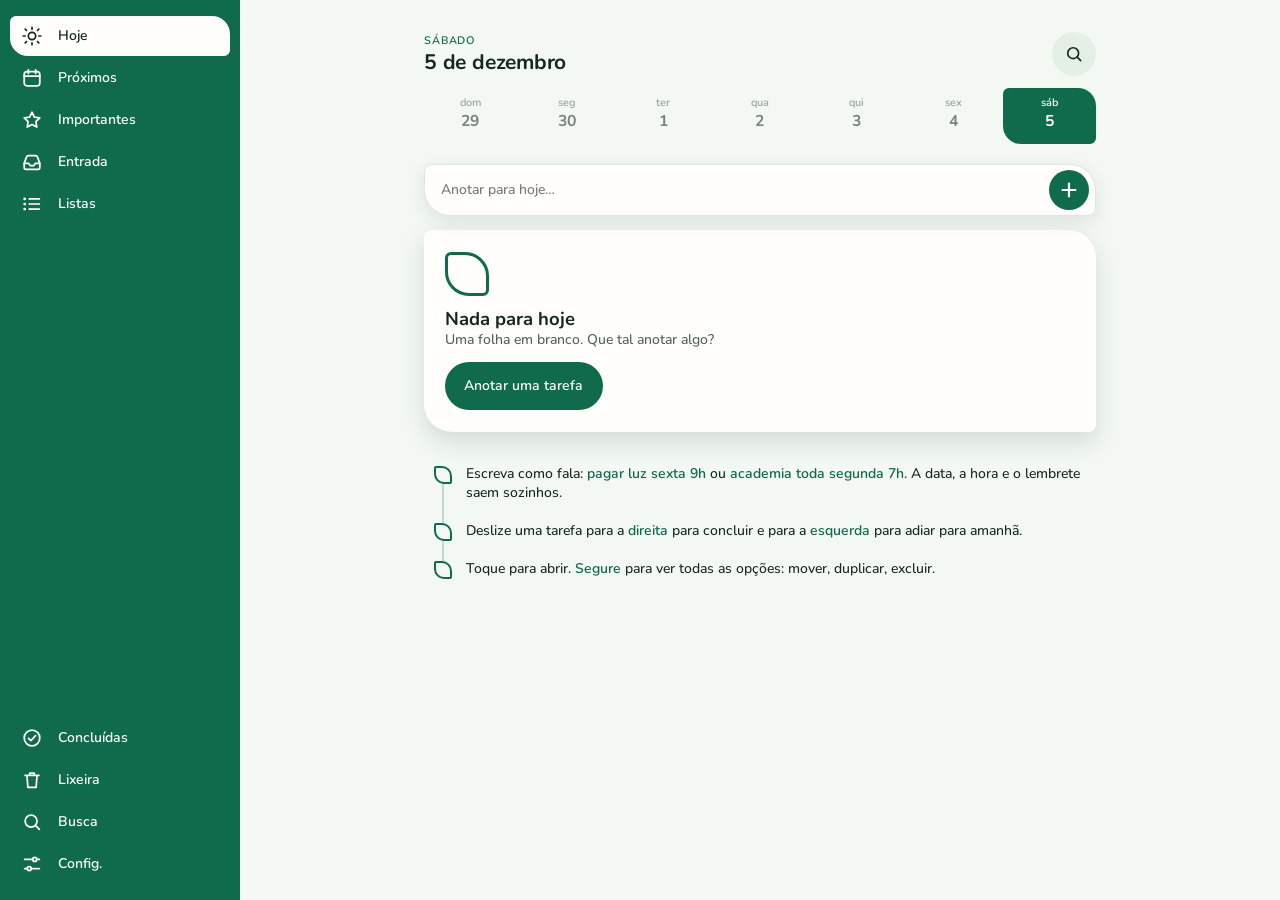
<file: index.html>
<!doctype html>
<html lang="pt-BR">
<head>
  <meta charset="utf-8">
  <!-- Política de segurança: só scripts do próprio app e do login do Google; o app só conversa com o servidor dele e com o Google. -->
  <meta http-equiv="Content-Security-Policy" content="default-src 'self'; script-src 'self' https://accounts.google.com/gsi/client; style-src 'self' 'unsafe-inline' https://accounts.google.com/gsi/style; connect-src 'self' https://tarefas-sync.brunoignr-code.workers.dev https://accounts.google.com/gsi/; frame-src https://accounts.google.com/gsi/; img-src 'self' data: blob: https://*.googleusercontent.com https://*.gstatic.com; font-src 'self'; worker-src 'self'; manifest-src 'self'; object-src 'none'; base-uri 'self'; form-action 'self'">
  <meta name="viewport" content="width=device-width, initial-scale=1, viewport-fit=cover, interactive-widget=resizes-content">
  <title>Minha lista de afazeres</title>
  <meta name="description" content="Gerenciador pessoal de tarefas que funciona offline.">
  <meta name="theme-color" content="#F3F8F3">
  <link rel="manifest" href="manifest.webmanifest">
  <link rel="icon" href="icons/favicon.svg" type="image/svg+xml">
  <link rel="icon" href="icons/favicon-32.png" sizes="32x32" type="image/png">
  <link rel="icon" href="icons/favicon-16.png" sizes="16x16" type="image/png">
  <link rel="apple-touch-icon" href="icons/icon-folha-192.png">
  <link rel="stylesheet" href="styles.css">
  <script src="js/boot.js"></script>
</head>
<body>
  <div class="splash" id="splash" role="img" aria-label="Minha lista de afazeres">
    <img src="icons/capa-folha.svg" alt="" width="200" height="207">
    <div><span class="s1">Minha lista de</span><span class="s2">afazeres</span><span class="s3">cada dia, uma folha nova</span></div>
  </div>
  <script src="js/splash.js"></script>
  <div class="app">
    <nav class="nav" id="nav" aria-label="Navegação principal"></nav>
    <main class="main">
      <div id="reminders"></div>
      <div id="view"></div>
    </main>
  </div>
  <button type="button" class="anotar-scrim" id="anotar-scrim" data-action="anotar-close" aria-label="Fechar sem anotar" tabindex="-1"></button>
  <dialog id="dialog"></dialog>
  <div id="toast" class="toast" role="status" hidden></div>
  <script type="module" src="js/app.js"></script>
</body>
</html>
</file>
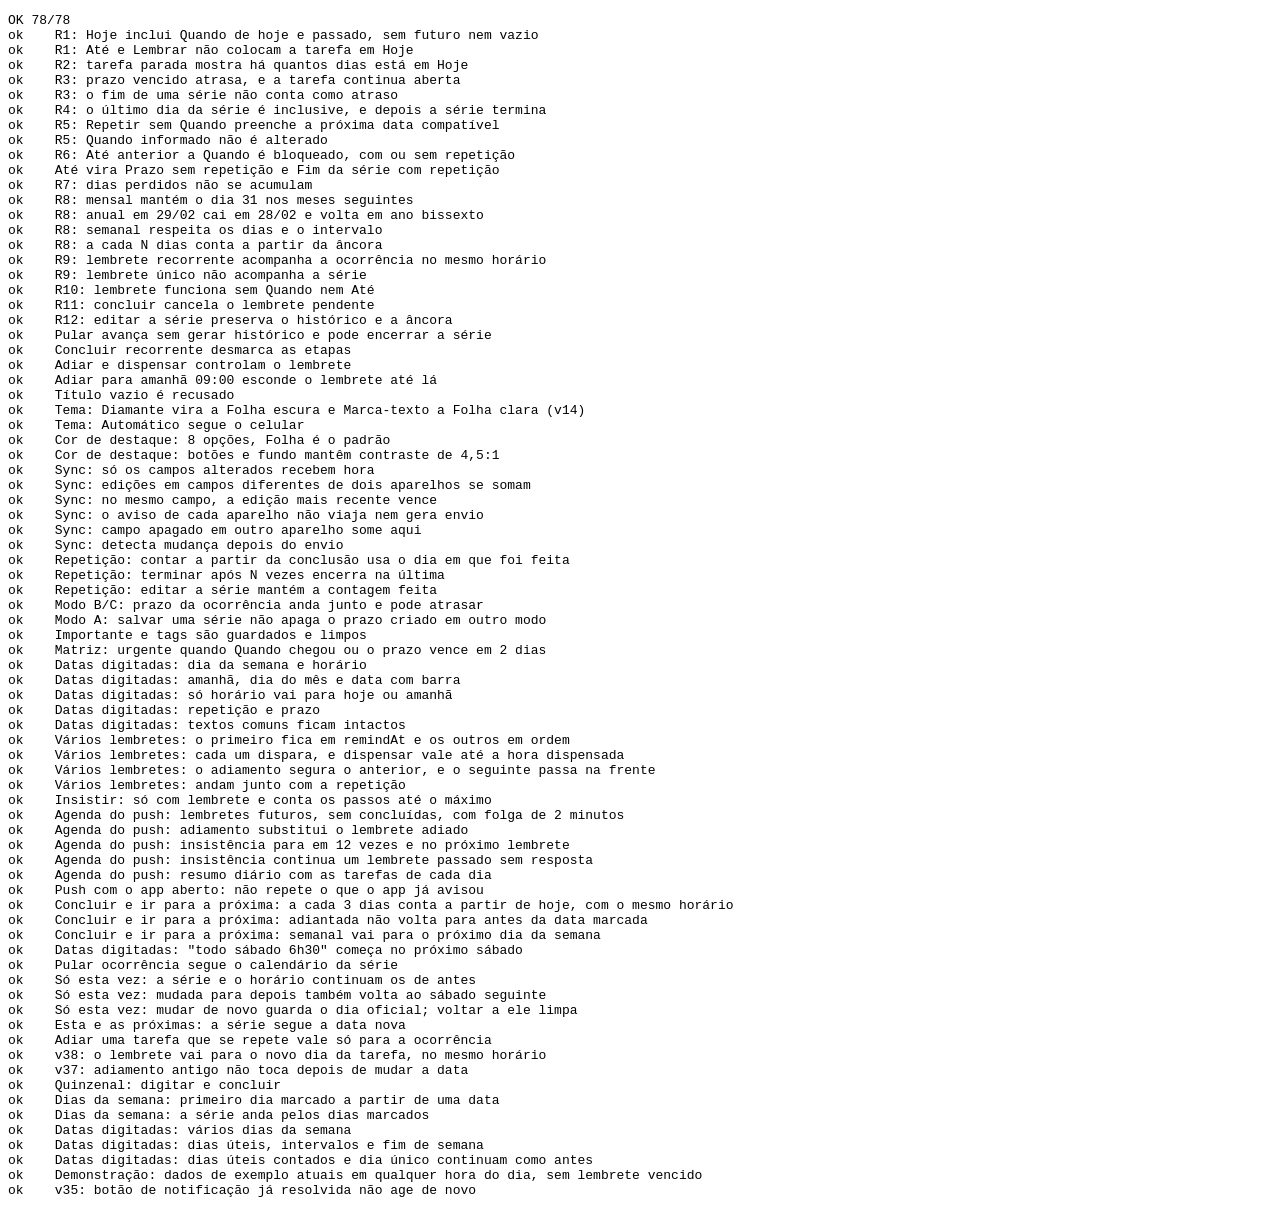
<file: tests/index.html>
<!doctype html>
<html lang="pt-BR">
<head>
  <meta charset="utf-8">
  <title>Testes</title>
</head>
<body>
  <pre id="results">Rodando...</pre>
  <script type="module" src="rules.test.js"></script>
</body>
</html>
</file>
<file: styles.css>
@font-face { font-family: Nunito; src: url(fonts/nunito.woff2) format("woff2"); font-weight: 400 900; font-display: swap; }

/* Tema único Folha (v14). A cor de destaque escolhida em Config. troca --primary e afins pelo app.js. */
:root {
  color-scheme: light;
  --bg: #F3F8F3; --surface: #FFFEFA; --surface-2: #E4F0E6; --soft: #E4F0E6;
  --text: #14291F; --muted: #4F6358; --line: #DCE8DE; --edge: #DCE8DE;
  --danger: #B3261E; --danger-soft: #FBE6E4; --on-danger: #FFFFFF;
  --off: #66746B; --off-line: #D3E0D6;
  --primary: #0F6B4C; --on-primary: #FFFFFF;
  --accent: var(--primary);
  --selected: var(--primary); --on-selected: var(--on-primary);
  --mark-line: var(--primary); --mark-fill: var(--primary); --on-mark: var(--on-primary);
  --banner: #D8EEDF; --on-banner: #14291F;
  --toast: #14291F; --on-toast: #FFFFFF; --toast-act: #9FE0BC;
  --later: #F4DE9C; --on-later: #3D2E00;
  --star: #C98A00;
  --scrim: rgb(20 41 31 / .42);
  --shadow: 0 6px 18px rgb(20 41 31 / .10);
  --font: Nunito, system-ui, sans-serif;
  --radius: 16px; --radius-button: 22px; --radius-field: 14px;
  --mark-size: 21px; --mark-radius: 2px 11px 2px 11px;
  --nav-h: 66px;
  /* v22, linha livre: ramo, barra flutuante e cabeçalho na cor de destaque. */
  --stem: color-mix(in srgb, var(--primary) 26%, var(--surface));
  --bar: #14291F; --on-bar: #FFFEFA; --bar-muted: rgb(255 255 255 / .8); --bar-line: transparent;
  --bar-on: rgb(255 255 255 / .14); --bar-on-ico: #FFFEFA; --bar-add: #FFFEFA; --on-bar-add: #14291F;
  --head: var(--primary); --on-head: var(--on-primary); --head-sub: rgb(255 255 255 / .82); --head-kicker: rgb(255 255 255 / .82);
  --head-ink: #FFFEFA; --head-ring: rgb(255 255 255 / .7); --head-btn: rgb(255 255 255 / .14);
  --head-pill: #FFFEFA; --on-head-pill: #14291F; --head-dot: var(--primary);
  --leaf-radius: 8px 24px 8px 24px; --sheet-radius: 10px 34px 0 0;
  --card-shadow: 0 10px 24px rgb(20 41 31 / .14); --card-line: transparent;
}
:root[data-mode="dark"] {
  color-scheme: dark;
  --bg: #0F1714; --surface: #17221D; --surface-2: #1F2C26; --soft: #1E3329;
  --text: #E6F0EA; --muted: #A3B5AA; --line: #2A3A32; --edge: #2E4238;
  --danger: #F4A79D; --danger-soft: #3B2220; --on-danger: #2A0F0C;
  --off: #7E8F85; --off-line: #26342D;
  --primary: #7FD3A2; --on-primary: #0B2A1D;
  --banner: #1C3A2C; --on-banner: #E6F0EA;
  --later: #3D3420; --on-later: #F2DFA6;
  --star: #F2D27A;
  --scrim: rgb(0 0 0 / .6);
  --shadow: 0 6px 18px rgb(0 0 0 / .4);
  --stem: color-mix(in srgb, var(--primary) 20%, var(--surface));
  --bar: #1F2C26; --bar-muted: #A3B5AA; --bar-line: #2E4238;
  --bar-on: color-mix(in srgb, var(--primary) 16%, transparent); --bar-on-ico: var(--primary); --bar-add: var(--primary); --on-bar-add: var(--on-primary);
  --head: var(--banner); --on-head: var(--text); --head-sub: var(--muted); --head-kicker: var(--primary);
  --head-ink: var(--primary); --head-ring: var(--primary); --head-btn: rgb(255 255 255 / .1);
  --head-pill: var(--primary); --on-head-pill: var(--on-primary); --head-dot: var(--on-primary);
  --toast: #1F2C26; --on-toast: #E6F0EA; --toast-act: #9FE0BC;
  --card-shadow: 0 10px 24px rgb(0 0 0 / .4); --card-line: #2E4238;
}

* { box-sizing: border-box; }
[hidden] { display: none !important; }
/* O tamanho da letra vem de Config.; todo o resto é medido em rem. */
html { -webkit-text-size-adjust: 100%; font-size: 14.5px; }
body { margin: 0; background: var(--bg); color: var(--text); font: 1rem/1.42 var(--font); }
button, input, select, textarea { font: inherit; color: inherit; }
button { cursor: pointer; }
button:disabled { cursor: not-allowed; }
input[type="checkbox"], input[type="radio"] { accent-color: var(--accent); }
:focus-visible { outline: 2px solid var(--accent); outline-offset: 2px; }
a { color: inherit; }

/* Ícones de traço (24×24) */
.i { width: 1.25rem; height: 1.25rem; fill: none; stroke: currentColor; stroke-width: 1.9; stroke-linecap: round; stroke-linejoin: round; flex: none; }
.i.fill { fill: currentColor; }

.app { display: flex; min-height: 100dvh; }
.main { flex: 1; min-width: 0; max-width: 720px; margin: 0 auto; padding: 18px 16px calc(var(--nav-h) + 24px + env(safe-area-inset-bottom)); }
body.has-dock .main { padding-bottom: calc(var(--nav-h) + 96px + env(safe-area-inset-bottom)); }
h1 { font: 600 1.5rem/1.1 var(--font); letter-spacing: -.01em; margin: 0; }
/* Títulos de seção: pequenos, em maiúsculas, com a contagem num selo */
h2 {
  display: flex; align-items: center; gap: 8px;
  font: 600 .88rem/1.3 var(--font); color: var(--muted);
  letter-spacing: .03em; text-transform: uppercase;
  margin: 18px 2px 8px;
}
h2 .n { font-size: .88rem; letter-spacing: 0; background: var(--surface-2); border-radius: 999px; padding: 0 8px; }
h2.late { color: var(--danger); }
h2.late .n { background: var(--danger-soft); }
.view-head { display: flex; align-items: flex-start; gap: 6px; margin-bottom: 14px; flex-wrap: wrap; }
.view-head > div { flex: 1; min-width: 0; }
.subtitle { color: var(--muted); font-size: .88rem; margin-top: 4px; font-weight: 500; }
.back { display: inline-flex; align-items: center; gap: 2px; color: var(--primary); font-weight: 600; font-size: .88rem; text-decoration: none; min-height: 36px; padding-right: 8px; margin-bottom: 2px; }
.back .i { width: 18px; height: 18px; }

/* Navegação: abas com ícones embaixo no celular, barra lateral no PC */
.nav {
  position: fixed; z-index: 8; inset: auto 0 0 0; display: flex;
  background: var(--surface); border-top: 1px solid var(--line);
  padding: 6px 4px calc(6px + env(safe-area-inset-bottom));
}
.nav-item {
  flex: 1; min-width: 0; min-height: 54px; padding: 2px 0 0; border: 0; background: none;
  color: var(--muted); font-size: .78rem; font-weight: 600; text-decoration: none;
  display: flex; flex-direction: column; align-items: center; gap: 3px; position: relative;
}
.nav-item .pill { width: 58px; height: 30px; border-radius: 999px; display: grid; place-items: center; }
.nav-item .pill .i { width: 22px; height: 22px; }
.nav-item.active { color: var(--primary); }
.nav-item.active .pill { background: var(--soft); }
.nav-item .bd {
  position: absolute; top: -2px; left: calc(50% + 9px); min-width: 18px; padding: 0 5px;
  background: var(--primary); color: var(--on-primary); border-radius: 999px;
  font-size: .78rem; line-height: 17px; text-align: center;
}
.nav-item .label { overflow: hidden; text-overflow: ellipsis; white-space: nowrap; max-width: 100%; }
.nav-item .count, .nav-only-desktop, .nav-group, .nav-spacer { display: none; }
.nav-dot { width: 10px; height: 10px; border-radius: 1px 7px 1px 7px; background: var(--dot, var(--muted)); flex: none; margin: 0 6px; }
@media (min-width: 800px) {
  :root { --nav-h: 0px; }
  .nav {
    position: sticky; top: 0; inset: auto; flex: 0 0 240px; height: 100dvh; overflow-y: auto;
    flex-direction: column; border-top: 0; border-right: 1px solid var(--line); padding: 16px 10px; gap: 2px;
  }
  .nav-item {
    flex: none; flex-direction: row; justify-content: flex-start; min-height: 40px; padding: 4px 10px 4px 4px;
    border-radius: var(--radius-field); font-size: 1rem; font-weight: 600; color: var(--text); gap: 8px;
  }
  .nav-item .pill { width: 36px; height: 30px; }
  .nav-item.active { background: var(--soft); }
  .nav-item.active .pill { background: none; }
  .nav-item .label { flex: 1; text-align: left; }
  .nav-item .bd { display: none; }
  .nav-only-desktop { display: flex; }
  .nav .count { display: inline; color: var(--muted); font-size: .88rem; font-weight: 600; }
  .nav-group { display: block; color: var(--muted); font-size: .78rem; font-weight: 600; letter-spacing: .06em; text-transform: uppercase; padding: 14px 10px 4px; }
  .nav-spacer { display: block; flex: 1; min-height: 12px; }
  .main { padding: 32px 24px 48px; }
  body.has-dock .main { padding-bottom: 120px; }
}

/* Campo "Anotar…" fixo acima das abas */
.dock {
  position: fixed; z-index: 7; left: 0; right: 0; bottom: calc(var(--nav-h) + env(safe-area-inset-bottom));
  padding: 0 12px 8px; pointer-events: none;
}
.dock > * { pointer-events: auto; max-width: 696px; margin-left: auto; margin-right: auto; }
@media (min-width: 800px) {
  .dock { left: 240px; bottom: 12px; }
}
.qa {
  display: flex; align-items: center; gap: 8px; height: 52px; padding: 0 6px 0 16px;
  background: var(--surface); border: 1.5px solid var(--line); border-radius: 26px; box-shadow: var(--shadow);
}
.qa:focus-within { border-color: var(--primary); box-shadow: 0 0 0 3px var(--soft), var(--shadow); }
.qa input { flex: 1; min-width: 0; border: 0; background: none; outline: none; padding: 0; font-size: 1rem; font-weight: 500; }
.qa .go { width: 40px; height: 40px; border-radius: 50%; border: 0; padding: 0; display: grid; place-items: center; background: var(--primary); color: var(--on-primary); flex: none; }
.qa .go .i { width: 22px; height: 22px; stroke-width: 2.4; }
.parse {
  margin-bottom: 8px; padding: 10px 12px; background: var(--surface); border: 1px solid var(--line);
  border-radius: var(--radius); box-shadow: var(--shadow); font-size: .88rem;
}
.parse-row { display: flex; flex-wrap: wrap; align-items: center; gap: 6px; }
.parse-head { justify-content: space-between; margin-bottom: 8px; font-weight: 600; }
.parse hr { border: 0; height: 1px; background: var(--line); margin: 10px 0 8px; }
.parse .lead { color: var(--muted); font-size: .88rem; font-weight: 600; }
.chip {
  display: inline-flex; align-items: center; gap: 5px; min-height: 30px; padding: 0 11px; border: 0; border-radius: 999px;
  background: var(--soft); color: var(--text); font-size: .88rem; font-weight: 600; max-width: 100%; overflow-wrap: anywhere;
}
.chip .i { width: 14px; height: 14px; }
.chip.on { background: var(--primary); color: var(--on-primary); }
.link { display: inline-flex; align-items: center; gap: 6px; background: none; border: 0; padding: 0; min-height: 36px; font-size: .88rem; font-weight: 600; color: var(--primary); }

/* Botões */
.btn {
  min-height: 44px; padding: 0 16px; border: 1.5px solid var(--line); border-radius: var(--radius-button);
  background: var(--surface); font-weight: 600; font-size: 1rem; white-space: nowrap;
  display: inline-flex; align-items: center; justify-content: center; gap: 6px; text-decoration: none; color: var(--text);
}
.btn .i { width: 18px; height: 18px; }
.btn.primary { background: var(--primary); border-color: var(--primary); color: var(--on-primary); }
.btn.danger { color: var(--danger); }
.btn.small { min-height: 36px; padding: 0 12px; font-size: .88rem; }
.btn:disabled { color: var(--off); background: transparent; border-color: var(--off-line); }
.ib { width: 44px; height: 44px; display: grid; place-items: center; border-radius: 50%; background: none; border: 0; color: var(--muted); padding: 0; flex: none; }
.ib .i { width: 22px; height: 22px; }
.ib:hover { color: var(--text); }

/* Grupo de opções */
.segments { display: flex; gap: 2px; padding: 3px; background: var(--surface-2); border-radius: 999px; margin-bottom: 12px; }
.segments button { flex: 1; min-width: 0; min-height: 38px; padding: 0 4px; border: 0; border-radius: 999px; background: none; font-size: .88rem; font-weight: 600; color: var(--muted); }
.segments button.on { background: var(--primary); color: var(--on-primary); }
.segments button:disabled { color: var(--off); }
.segments.wrap3 { display: grid; grid-template-columns: repeat(3, minmax(0, 1fr)); }

/* Tarefas */
.task-list { list-style: none; margin: 0; padding: 0; display: grid; gap: 6px; }
.task { display: flex; align-items: flex-start; background: var(--surface); border-radius: var(--radius); position: relative; touch-action: pan-y; }
.check { flex: none; width: 46px; height: 48px; border: 0; background: none; display: grid; place-items: center; padding: 0 0 0 4px; }
.mark {
  display: grid; place-items: center; width: var(--mark-size); height: var(--mark-size);
  border: 2px solid var(--mark-line); border-radius: var(--mark-radius); color: var(--on-mark);
  transition: background .15s, border-color .15s;
}
.mark svg { width: 14px; height: 14px; fill: none; stroke: currentColor; stroke-width: 3.2; stroke-linecap: round; stroke-linejoin: round; opacity: 0; transition: opacity .15s; }
.check:hover .mark svg, .check:focus-visible .mark svg { opacity: .35; color: var(--mark-line); }
.check.late .mark { border-color: var(--danger); }
.check.done .mark, .check.done:hover .mark { background: var(--mark-fill); border-color: var(--mark-fill); }
.check.done .mark svg { opacity: 1; color: var(--on-mark); }
.task-body { flex: 1; min-width: 0; min-height: 48px; padding: 12px 4px 12px 2px; border: 0; background: none; text-align: left; }
.task-title { display: block; overflow-wrap: anywhere; font-weight: 600; font-size: 1rem; line-height: 1.3; }
.task.is-done .task-title { color: var(--muted); text-decoration: line-through; text-decoration-thickness: 1px; }
.chips { display: flex; flex-wrap: wrap; align-items: center; gap: 3px 12px; margin-top: 4px; color: var(--muted); font-size: .88rem; font-weight: 500; }
.chips > span { display: inline-flex; align-items: center; gap: 4px; }
.chips .i { width: 14px; height: 14px; }
.chip-overdue { color: var(--danger); font-weight: 600; }
.chip-reminder { color: var(--primary); font-weight: 600; }
.chip-tag { color: var(--primary); font-weight: 600; }
.star { color: var(--star); }
.lc { display: inline-flex; align-items: center; gap: 5px; }
.lc::before { content: ""; width: 8px; height: 8px; border-radius: 1px 6px 1px 6px; background: var(--c, var(--muted)); flex: none; }
.lc.plain::before { display: none; }
.icon { flex: none; width: 40px; height: 48px; border: 0; background: none; padding: 0; display: grid; place-items: center; color: var(--muted); }
.icon .i { width: 22px; height: 22px; }
.icon:hover, .icon:focus-visible { color: var(--text); }
.icon:disabled { color: var(--off); }
.drag { flex: none; width: 30px; height: 48px; margin-right: -6px; border: 0; background: none; color: var(--muted); display: grid; place-items: center; padding: 0; cursor: grab; touch-action: none; opacity: .7; }
.task-list .task { transition: transform .12s ease; }
.task.dragging { position: relative; z-index: 2; transition: none; box-shadow: 0 8px 20px rgb(0 0 0 / .18); cursor: grabbing; }
.done-toggle, .fold { display: flex; align-items: center; gap: 8px; width: 100%; min-height: 44px; margin-top: 6px; padding: 0 2px; border: 0; background: none; color: var(--muted); font-weight: 600; font-size: 1rem; text-align: left; }
.fold .i { width: 18px; height: 18px; transition: transform .15s; }
.fold[aria-expanded="true"] .i { transform: rotate(90deg); }

/* Lembrete em destaque */
.reminder { background: var(--banner); color: var(--on-banner); border-radius: calc(var(--radius) + 4px); padding: 14px 14px 12px; margin-bottom: 8px; }
.reminder-top { display: flex; align-items: center; justify-content: space-between; gap: 8px; }
.reminder-label { display: flex; align-items: center; gap: 6px; color: var(--primary); font-size: .88rem; font-weight: 600; }
.reminder-label .i { width: 16px; height: 16px; }
.reminder-top .ib { width: 36px; height: 36px; margin: -8px -6px -8px 0; color: var(--on-banner); }
.reminder-title { font-size: 1.12rem; font-weight: 600; line-height: 1.25; margin-top: 4px; overflow-wrap: anywhere; }
.reminder .chips { color: var(--muted); }
.reminder-actions { display: flex; gap: 8px; margin-top: 12px; }
.reminder-actions .btn { flex: 1; }
.reminder-actions .btn:not(.primary) { background: var(--surface); }

.empty { color: var(--muted); padding: 28px 8px; text-align: center; font-weight: 500; }
.empty-hero { text-align: center; padding: 22px 0 18px; }
.empty-hero strong { display: block; font-size: 1.32rem; font-weight: 700; margin-top: 10px; }
.empty-hero span { display: block; color: var(--muted); font-weight: 600; margin-top: 2px; }
.empty-hero svg circle { fill: var(--soft); }
.empty-hero svg path { stroke: var(--primary); }
.tip { display: flex; gap: 12px; align-items: flex-start; background: var(--surface); border-radius: var(--radius); padding: 12px 14px; margin-bottom: 8px; font-size: 1rem; font-weight: 500; }
.tip .i { color: var(--primary); width: 20px; height: 20px; margin-top: 1px; }
.tip p { margin: 0; }
.ex { font-weight: 600; color: var(--primary); }
.empty-tip { color: var(--muted); font-size: .88rem; margin: 6px 4px 12px; font-weight: 500; }
.empty .empty-tip { max-width: 440px; margin: 10px auto 0; }
.empty p { margin: 0; }

/* Listas */
.rows { display: grid; gap: 4px; }
.lr { display: flex; align-items: center; gap: 12px; min-height: 56px; padding: 0 2px 0 10px; background: var(--surface); border-radius: var(--radius); }
.lr .nm { flex: 1; min-width: 0; font-weight: 600; font-size: 1rem; text-decoration: none; align-self: stretch; display: flex; align-items: center; overflow: hidden; }
.lr .nm span { overflow: hidden; text-overflow: ellipsis; white-space: nowrap; }
.em {
  width: 36px; height: 36px; border-radius: 4px 14px 4px 14px; display: grid; place-items: center; font-size: 1.12rem; flex: none;
  background: color-mix(in srgb, var(--c, #7E8A99) 20%, var(--surface));
}
.em .i { width: 20px; height: 20px; color: var(--c, var(--muted)); }
.cnt { color: var(--muted); font-weight: 600; font-size: 1rem; min-width: 22px; text-align: right; }
.grp { display: flex; align-items: center; justify-content: space-between; margin: 16px 2px 4px; min-height: 32px; font-size: .88rem; font-weight: 600; color: var(--muted); letter-spacing: .07em; text-transform: uppercase; }
.grp .ib { width: 36px; height: 36px; }
.tiles { display: grid; grid-template-columns: repeat(4, minmax(0, 1fr)); gap: 6px; margin-top: 14px; }
.tile {
  display: flex; flex-direction: column; align-items: center; justify-content: center; gap: 6px; padding: 10px 2px; min-height: 64px;
  border: 0; border-radius: var(--radius); background: var(--soft); color: var(--text); font-size: .88rem; font-weight: 600; text-decoration: none; text-align: center;
}
.tile .i { width: 22px; height: 22px; color: var(--primary); }
.row-link {
  display: flex; justify-content: space-between; gap: 12px; width: 100%; min-height: 52px; align-items: center; padding: 8px 14px;
  background: var(--surface); border: 0; border-radius: var(--radius); color: inherit; font-weight: 600; text-align: left; text-decoration: none;
}
.row-link .count { color: var(--muted); font-size: .88rem; font-weight: 600; }
.row-link:disabled { color: var(--off); background: transparent; font-weight: 500; }
.row-wrap { display: flex; align-items: center; gap: 2px; }
.row-wrap .row-link { flex: 1; min-width: 0; }
.list-label { display: inline-flex; align-items: center; gap: 7px; min-width: 0; }
.list-name { overflow: hidden; text-overflow: ellipsis; }
.list-dot { flex: none; width: 10px; height: 10px; border-radius: 1px 7px 1px 7px; background: var(--dot); }
.list-emoji { flex: none; }
.organize-row .row-link { cursor: default; }
.organize-row .icon:disabled { opacity: .3; }
.sort-note { color: var(--muted); font-size: .88rem; margin: -6px 0 10px; display: flex; align-items: center; gap: 6px; flex-wrap: wrap; font-weight: 500; }

/* Config. */
.panel { background: var(--surface); border-radius: var(--radius); padding: 14px; margin-bottom: 10px; }
.panel h3 { margin: 0 0 6px; font: 600 1rem/1.3 var(--font); }
.panel p { margin: 0 0 10px; color: var(--muted); font-size: .88rem; font-weight: 500; }
.panel .rows { margin-top: 2px; }
.lbl { display: block; font-size: .88rem; font-weight: 600; color: var(--muted); margin-bottom: 8px; letter-spacing: .02em; }
.actions { display: flex; flex-wrap: wrap; gap: 8px; }
.search { width: 100%; min-height: 48px; padding: 0 14px; background: var(--surface); border: 1.5px solid var(--line); border-radius: var(--radius-button); margin-bottom: 14px; font-weight: 500; }
.search:focus { outline: none; border-color: var(--primary); box-shadow: 0 0 0 3px var(--soft); }
.settings-index { display: flex; flex-wrap: wrap; gap: 6px; margin: -4px 0 6px; }
.settings-index a { padding: 6px 12px; border-radius: 999px; background: var(--soft); color: var(--text); text-decoration: none; font-size: .88rem; font-weight: 600; }

/* Aparência: modo e cor de destaque */
.mode-grid { display: grid; grid-template-columns: repeat(3, minmax(0, 1fr)); gap: 8px; }
.mode-card { border: 2px solid var(--line); border-radius: 16px; padding: 6px; background: var(--surface); text-align: center; }
.mode-card[aria-checked="true"] { border-color: var(--primary); }
.mode-card > b { display: block; font-weight: 600; font-size: .88rem; padding: 6px 0 2px; }
.mode-prev { display: flex; flex-direction: column; gap: 5px; height: 86px; border-radius: 10px; padding: 8px; overflow: hidden; }
.mode-prev.claro { background: #F3F8F3; --pt: #14291F; --pc: #FFFFFF; --pm: #0F6B4C; --pl: #C9D9CD; }
.mode-prev.escuro { background: #0F1714; --pt: #E6F0EA; --pc: #17221D; --pm: #7FD3A2; --pl: #2E4238; }
.mode-prev.auto { flex-direction: row; gap: 0; padding: 0; }
.mode-prev.auto > span { flex: 1; display: flex; flex-direction: column; gap: 5px; padding: 8px 0 8px 8px; }
.mode-prev.auto > span + span { padding: 8px 8px 8px 0; }
.mode-prev .t { height: 7px; width: 50%; border-radius: 4px; background: var(--pt); }
.mode-prev .r { display: flex; gap: 5px; align-items: center; background: var(--pc); border-radius: 7px; padding: 5px; height: 20px; }
.mode-prev .r::before { content: ""; width: 10px; height: 10px; border: 2px solid var(--pm); border-radius: 1px 6px 1px 6px; flex: none; }
.mode-prev .r::after { content: ""; flex: 1; height: 4px; border-radius: 2px; background: var(--pl); }
.mode-prev.auto .claro .r { border-radius: 7px 0 0 7px; }
.mode-prev.auto .escuro .r { border-radius: 0 7px 7px 0; }
.mode-prev.auto .escuro .r::before { display: none; }
.mode-prev.auto .claro .r::after { display: none; }
.mode-prev.auto .escuro .t { visibility: hidden; }
.accent-grid { display: grid; grid-template-columns: repeat(4, minmax(0, 1fr)); gap: 10px 6px; }
.accent-btn { border: 0; background: none; display: flex; flex-direction: column; align-items: center; gap: 5px; padding: 0; color: var(--muted); font-size: .88rem; font-weight: 600; }
.accent-btn .sw { width: 44px; height: 44px; border-radius: 6px 22px 6px 22px; background: var(--c); display: grid; place-items: center; color: #FFFFFF; }
.accent-btn .sw .i { stroke-width: 3; opacity: 0; }
.accent-btn[aria-checked="true"] { color: var(--text); }
.accent-btn[aria-checked="true"] .sw { box-shadow: 0 0 0 3px var(--surface), 0 0 0 5px var(--c); }
.accent-btn[aria-checked="true"] .sw .i { opacity: 1; }
:root[data-mode="dark"] .accent-btn .sw { color: #0F1714; }

/* Folha que sobe (menus) e janelas */
dialog {
  width: min(560px, 100%); max-width: 100%; max-height: 92dvh; margin: auto auto 0; padding: 0;
  background: var(--bg); color: var(--text); border: 0; border-radius: 26px 26px 0 0; box-shadow: 0 -8px 30px rgb(0 0 0 / .18);
}
dialog:has(.sheet) { background: var(--surface); }
dialog::backdrop { background: var(--scrim); }
@media (min-width: 800px) {
  dialog { margin: auto; border-radius: 22px; }
}
.sheet { padding: 10px 16px calc(18px + env(safe-area-inset-bottom)); display: grid; gap: 4px; }
.grab { width: 40px; height: 4px; border-radius: 2px; background: var(--line); margin: 0 auto 10px; }
.sheet .form-head { align-items: flex-start; }
.sheet .form-head h2 { margin: 0; font-size: 1.12rem; color: var(--text); text-transform: none; letter-spacing: 0; overflow-wrap: anywhere; }
.sheet .form-head .ib { margin: -8px -8px 0 0; }
.sheet-items { display: grid; gap: 2px; max-height: 64dvh; overflow-y: auto; margin-top: 6px; }
.sheet-item {
  display: flex; align-items: center; gap: 14px; width: 100%; min-height: 50px; padding: 0 6px; border: 0; border-radius: 12px;
  background: none; text-align: left; font-weight: 600; font-size: 1rem; color: var(--text);
}
.sheet-item > .i { color: var(--muted); }
.sheet-item:hover:not(:disabled) { background: var(--soft); }
.sheet-item.danger, .sheet-item.danger .i { color: var(--danger); }
.sheet-item.on { background: var(--soft); }
.sheet-item.on > .i { color: var(--primary); }
.sheet-item:disabled { color: var(--off); background: transparent; font-weight: 500; cursor: default; }
.sheet-hint { color: var(--muted); font-weight: 600; font-size: .88rem; margin-left: auto; }
.sheet-sep { height: 1px; background: var(--line); margin: 6px 0; }

/* Formulários */
.form { padding: 16px; display: grid; gap: 12px; }
.form-head { display: flex; align-items: center; justify-content: space-between; gap: 8px; }
.form-head h2 { margin: 0; font-size: 1.12rem; color: var(--text); text-transform: none; letter-spacing: 0; }
.field { display: grid; gap: 4px; min-width: 0; align-content: start; }
.field > label, .field > .label-text { font-size: .88rem; font-weight: 600; color: var(--muted); }
.field.off > .label-text { color: var(--off); }
.field input:not([type="checkbox"]):not([type="radio"]), .field select, .field textarea {
  width: 100%; min-width: 0; min-height: 46px; padding: 8px 12px; background: var(--surface);
  border: 1.5px solid var(--line); border-radius: var(--radius-field); font-weight: 600;
}
.field input:focus, .field select:focus, .field textarea:focus { outline: none; border-color: var(--primary); }
.field textarea { min-height: 76px; resize: vertical; font-weight: 500; }
.help { color: var(--muted); font-size: .88rem; font-weight: 500; }
.grid-2 { display: grid; grid-template-columns: minmax(0, 1fr) minmax(0, 1fr); gap: 10px; }
.shortcuts { display: flex; flex-wrap: wrap; gap: 6px; }
.link-btn { min-height: 32px; padding: 0 11px; background: var(--soft); border: 0; border-radius: 999px; font-size: .88rem; font-weight: 600; color: var(--text); }
.link-btn.on { background: var(--primary); color: var(--on-primary); }
.weekdays { display: flex; justify-content: space-between; gap: 4px; }
.weekdays label { flex: none; }
.weekdays input { position: absolute; opacity: 0; pointer-events: none; }
.weekdays span {
  display: grid; place-items: center; width: 38px; height: 38px; border: 1.5px solid var(--line); border-radius: 50%;
  background: var(--surface); font-size: .88rem; font-weight: 600; color: var(--muted); cursor: pointer;
}
.weekdays input:checked + span { background: var(--primary); border-color: var(--primary); color: var(--on-primary); }
.weekdays input:focus-visible + span { outline: 2px solid var(--accent); outline-offset: 2px; }
.days-presets { margin-top: 10px; }
.days-sheet { gap: 12px; }
.days-sheet .weekdays { margin-top: 6px; }
.check-line { display: flex; gap: 10px; align-items: center; min-height: 40px; font-size: 1rem; font-weight: 500; }
.check-line input { width: 18px; height: 18px; flex: none; }
.error { background: var(--danger-soft); color: var(--danger); padding: 8px 10px; border-radius: var(--radius-field); font-size: .88rem; font-weight: 600; }
.step { display: flex; gap: 6px; align-items: center; }
.step input[type="checkbox"] { flex: none; width: 20px; height: 20px; }
.step input[type="text"] { flex: 1; min-height: 40px !important; }
.step-remove { flex: none; width: 36px; height: 36px; border: 0; background: none; color: var(--muted); font-size: 1.12rem; }
.form-foot { display: flex; flex-wrap: wrap; justify-content: space-between; gap: 8px; border-top: 1px solid var(--line); padding-top: 12px; }
.form-foot > div { display: flex; flex-wrap: wrap; gap: 8px; }
.emoji-row { display: flex; flex-wrap: wrap; gap: 4px; align-items: center; }
.emoji-row input { flex: 0 0 64px; width: 64px !important; text-align: center; font-size: 1.12rem; }
.emoji-pick { width: 40px; height: 40px; border: 1px solid var(--line); background: var(--surface); border-radius: var(--radius-field); font-size: 1.12rem; padding: 0; }
.color-row { display: flex; flex-wrap: wrap; gap: 8px; }
.color-pick input { position: absolute; opacity: 0; pointer-events: none; }
.color-pick span { display: block; width: 36px; height: 36px; border-radius: 50%; background: var(--dot); border: 2px solid var(--surface); box-shadow: 0 0 0 1px var(--edge); cursor: pointer; }
.color-pick span.no-color { background: repeating-linear-gradient(45deg, var(--surface) 0 5px, var(--surface-2) 5px 10px); }
.color-pick input:checked + span { box-shadow: 0 0 0 2px var(--text); }
.color-pick input:focus-visible + span { outline: 2px solid var(--accent); outline-offset: 3px; }

/* Janela da tarefa (v13) */
.visually-hidden { position: absolute; width: 1px; height: 1px; overflow: hidden; clip: rect(0 0 0 0); white-space: nowrap; }
.task-form { gap: 14px; padding-top: 0; padding-bottom: 0; }
.sticky-head { position: sticky; top: 0; z-index: 3; margin: 0 -16px; padding: 10px 16px; background: var(--bg); border-bottom: 1px solid var(--line); }
.sticky-head h2 { flex: 1; text-align: center; font-size: 1rem; color: var(--muted); }
.sticky-foot { position: sticky; bottom: 0; z-index: 3; margin: 0 -16px; padding: 10px 16px calc(12px + env(safe-area-inset-bottom)); background: var(--surface); }
.title-input { font-size: 1.32rem !important; font-weight: 600 !important; min-height: 50px !important; border: 0 !important; background: none !important; padding: 0 !important; }
.form-block { display: grid; gap: 10px; padding: 14px; background: var(--surface); border-radius: var(--radius); }
.form-block .field input:not([type="checkbox"]), .form-block .field select { background: var(--bg); }
.when-row { display: grid; grid-template-columns: minmax(0, 1fr) 7.5rem; gap: 10px; }
.remind-toggle { font-weight: 600; min-height: 32px; }
.inline-field { display: flex; align-items: center; gap: 10px; font-size: .88rem; font-weight: 600; }
.inline-field input { width: 5rem; min-height: 44px; padding: 8px 10px; background: var(--bg); border: 1.5px solid var(--line); border-radius: var(--radius-field); }
.inline-field span { font-weight: 500; color: var(--muted); }
details.more { border-top: 1px dashed var(--line); padding-top: 8px; }
details.more > summary { cursor: pointer; min-height: 36px; display: flex; align-items: center; gap: 6px; color: var(--primary); font-weight: 600; font-size: .88rem; list-style: none; }
details.more > summary::-webkit-details-marker { display: none; }
details.more > summary::before { content: "▸"; transition: transform .15s; }
details.more[open] > summary::before { transform: rotate(90deg); }
details.more[open] { display: grid; gap: 10px; }
.star-toggle input { position: absolute; opacity: 0; pointer-events: none; }
.star-toggle span {
  display: inline-flex; align-items: center; gap: 6px; min-height: 46px; padding: 0 12px;
  border: 1.5px solid var(--line); border-radius: var(--radius-field); font-weight: 600; font-size: .88rem; cursor: pointer; color: var(--muted);
}
.star-toggle span svg { fill: none; }
.star-toggle input:checked + span { color: var(--star); border-color: var(--star); }
.star-toggle input:checked + span svg { fill: currentColor; }
.star-toggle input:focus-visible + span { outline: 2px solid var(--accent); outline-offset: 2px; }
.task-info { margin: -4px 0 0; }

/* Seleção de várias tarefas */
.select-body { display: flex; align-items: flex-start; gap: 12px; padding-left: 12px; }
.select-text { min-width: 0; flex: 1; }
.select-box { flex: none; width: 24px; height: 24px; margin-top: 1px; display: grid; place-items: center; border: 2px solid var(--muted); border-radius: 7px; color: var(--on-primary); }
.select-box .i { width: 15px; height: 15px; stroke-width: 3; }
.task.selected { background: var(--soft); box-shadow: inset 0 0 0 2px var(--primary); }
.task.selected .select-box { background: var(--primary); border-color: var(--primary); }
.selhd { display: flex; align-items: center; gap: 6px; background: var(--surface); border: 1.5px solid var(--primary); border-radius: var(--radius); padding: 4px 4px 4px 14px; margin-bottom: 12px; font-weight: 600; }
.selhd .grow { flex: 1; }
.selhd b { font-size: 1.12rem; }
body.selecting #view > .view-head, body.selecting #view > .back { display: none; }
.selbar {
  position: fixed; z-index: 15; left: 0; right: 0; bottom: calc(var(--nav-h) + env(safe-area-inset-bottom));
  display: grid; grid-template-columns: repeat(5, minmax(0, 1fr)); gap: 2px; padding: 6px 6px 8px;
  background: var(--surface); border-top: 1px solid var(--line); box-shadow: 0 -6px 18px rgb(0 0 0 / .12);
}
.selbar button { display: flex; flex-direction: column; align-items: center; justify-content: center; gap: 4px; min-height: 58px; border: 0; border-radius: 12px; background: none; color: var(--text); font-size: .88rem; font-weight: 600; }
.selbar button .i { width: 22px; height: 22px; }
.selbar button:hover:not(:disabled) { background: var(--soft); }
.selbar button:disabled { color: var(--off); }
.selbar .dg { color: var(--danger); }
body.selecting .main { padding-bottom: 170px; }
body.selecting .dock { display: none; }
body.selecting .toast { bottom: calc(var(--nav-h) + 84px + env(safe-area-inset-bottom)); }
@media (min-width: 800px) {
  .selbar { left: 240px; bottom: 0; }
}

/* Deslizar: direita conclui; esquerda adia para amanhã (ou manda para a Lixeira, em Config.) */
.task.swiping { transition: none; z-index: 1; box-shadow: var(--shadow); }
.swipe-under {
  position: absolute; left: 0; right: 0; z-index: 0; border-radius: var(--radius);
  display: flex; align-items: center; gap: 8px; padding: 0 18px; font-weight: 600; font-size: 1rem; opacity: .7; transition: opacity .1s;
}
.swipe-under.armed { opacity: 1; }
.swipe-under[data-side="complete"] { background: var(--primary); color: var(--on-primary); }
.swipe-under[data-side="later"] { background: var(--later); color: var(--on-later); justify-content: flex-end; }
.swipe-under[data-side="trash"] { background: var(--danger); color: var(--on-danger); justify-content: flex-end; }

/* Config.: índice, linhas com chave e campos de hora */
.nr { display: flex; align-items: center; gap: 14px; min-height: 64px; padding: 8px 6px 8px 14px; background: var(--surface); border-radius: var(--radius); margin-bottom: 6px; text-decoration: none; color: inherit; }
.nr .ico { width: 38px; height: 38px; border-radius: 12px; background: var(--soft); color: var(--primary); display: grid; place-items: center; flex: none; }
.nr .grow { flex: 1; min-width: 0; }
.nr strong { display: block; font-size: 1rem; font-weight: 600; }
.nr small { display: block; color: var(--muted); font-size: .88rem; font-weight: 500; }
.nr .chev { color: var(--muted); display: grid; }
/* Aparelhos conectados (Config. › Conta). */
.device-list { list-style: none; margin: 8px 0 12px; padding: 0; display: grid; gap: 6px; }
.device { display: flex; align-items: center; gap: 10px; padding: 8px 0; border-top: 1px solid var(--line); }
.device:first-child { border-top: 0; }
.device .ico { color: var(--primary); flex: none; display: grid; place-items: center; }
.device .grow { flex: 1; min-width: 0; display: grid; gap: 2px; }
.device small { color: var(--muted); }
.chip-here { display: inline-block; margin-left: 6px; padding: 1px 8px; border-radius: 99px; background: var(--soft); color: var(--primary); font-size: .78rem; font-weight: 600; vertical-align: middle; }

/* Lembretes pendentes fora de Hoje: uma linha só. */
.reminder-line { display: flex; align-items: center; gap: 10px; min-height: 48px; padding: 8px 12px; margin-bottom: 10px; border-radius: var(--radius); background: var(--banner); color: var(--on-banner); text-decoration: none; font-weight: 600; }
.reminder-line > .i { color: var(--primary); flex: none; }
.reminder-line .grow { flex: 1; min-width: 0; overflow: hidden; text-overflow: ellipsis; white-space: nowrap; }
.reminder-line .go { display: inline-flex; align-items: center; gap: 2px; color: var(--primary); font-size: .88rem; flex: none; }
.reminder-line .go .i { width: 16px; height: 16px; }
/* Backup do Drive atrasado. */
.drive-warning { display: flex; align-items: center; gap: 12px; padding: 12px 14px; margin-bottom: 14px; border-radius: var(--radius); background: var(--danger-soft); color: var(--text); text-decoration: none; }
.drive-warning > .i:first-child { color: var(--danger); flex: none; }
.drive-warning .grow { flex: 1; min-width: 0; display: grid; gap: 2px; }
.drive-warning b { font-weight: 600; }
.drive-warning small { color: var(--muted); }

.sync-banner { display: flex; align-items: center; gap: 12px; background: var(--banner); color: var(--on-banner); border-radius: var(--radius); padding: 12px 14px; margin-bottom: 16px; }
.sync-banner > .i { color: var(--primary); }
.sync-banner b { display: block; font-weight: 600; }
.sync-banner small { display: block; color: var(--muted); font-weight: 600; font-size: .88rem; }
.sr { display: flex; align-items: center; gap: 12px; min-height: 56px; padding: 8px 0; border-bottom: 1px solid var(--line); font-weight: 600; }
.sr:last-child, .sr:last-of-type { border-bottom: 0; }
.sr .grow { flex: 1; min-width: 0; }
.sr small { display: block; color: var(--muted); font-size: .88rem; font-weight: 500; margin-top: 1px; }
input.sw { appearance: none; -webkit-appearance: none; width: 46px; height: 28px; border-radius: 14px; background: var(--line); position: relative; flex: none; margin: 0; cursor: pointer; transition: background .15s; }
input.sw::after { content: ""; position: absolute; top: 3px; left: 3px; width: 22px; height: 22px; border-radius: 50%; background: #FFFFFF; box-shadow: 0 1px 3px rgb(0 0 0 / .25); transition: left .15s; }
input.sw:checked { background: var(--primary); }
input.sw:checked::after { left: 21px; }
input.sw:disabled { opacity: .5; }
.time-in { width: 6.2rem; min-height: 40px; padding: 0 8px; border: 1.5px solid var(--line); border-radius: var(--radius-field); background: var(--bg); font-weight: 600; text-align: center; flex: none; }
.time-in:disabled { opacity: .5; }

/* Concluídas, Lixeira e Busca */
.btn.text { border-color: transparent; background: none; color: var(--primary); padding: 0 8px; }
.btn.text.danger { color: var(--danger); }
.task > .btn.text { align-self: center; margin-right: 6px; }
.trash-card { background: var(--surface); border-radius: var(--radius); padding: 12px 14px; margin-bottom: 8px; }
.trash-card .actions { margin-top: 10px; }
mark { background: color-mix(in srgb, var(--primary) 24%, transparent); color: inherit; border-radius: 3px; padding: 0 1px; }
.snippet { display: block; margin-top: 6px; color: var(--muted); font-size: .88rem; font-weight: 500; overflow-wrap: anywhere; }
.search-box { display: flex; align-items: center; gap: 8px; min-height: 52px; border: 1.5px solid var(--line); border-radius: 26px; padding: 0 6px 0 16px; background: var(--surface); }
.search-box:focus-within { border-color: var(--primary); box-shadow: 0 0 0 3px var(--soft); }
.search-box input { flex: 1; min-width: 0; border: 0; background: none; outline: none; font-size: 1.12rem; font-weight: 600; padding: 0; }
.search-box input::-webkit-search-cancel-button { display: none; }
.search-box > .i { color: var(--muted); }
.search-meta { display: flex; align-items: center; gap: 8px; margin: 4px 2px 10px; font-size: .88rem; font-weight: 600; }
.search-meta .grow { flex: 1; color: var(--muted); }

/* Menu ⋯ da tarefa: quatro botões grandes no topo */
.sheet .tiles { margin: 14px 0 8px; gap: 8px; }
.sheet .tile { min-height: 74px; }
.sheet-meta .chips { margin-top: 4px; }

/* Aviso com Desfazer */
.toast {
  position: fixed; z-index: 20; left: 50%; bottom: calc(var(--nav-h) + 14px + env(safe-area-inset-bottom)); transform: translateX(-50%);
  width: max-content; max-width: calc(100vw - 24px); display: flex; align-items: center; gap: 10px;
  background: var(--toast); color: var(--on-toast); padding: 6px 6px 6px 16px; min-height: 44px; border-radius: 14px;
  font-size: 1rem; font-weight: 600; box-shadow: 0 10px 28px rgb(0 0 0 / .25);
}
.toast > span { padding: 6px 10px 6px 0; }
.toast button { min-height: 36px; padding: 0 10px; border: 0; background: none; color: var(--toast-act); font-weight: 600; }
body.has-dock .toast { bottom: calc(var(--nav-h) + 76px + env(safe-area-inset-bottom)); }
@media (min-width: 800px) {
  .toast, body.has-dock .toast { bottom: 84px; }
}

/* Capa exibida ao abrir o app */
.splash {
  position: fixed; z-index: 50; inset: 0; display: flex; flex-direction: column; align-items: center; justify-content: center; gap: 26px;
  padding: 32px; background: #F3F8F3; color: #14291F; font-family: Nunito, system-ui, sans-serif; text-align: center; transition: opacity .25s;
}
.splash img { width: 168px; height: 168px; border-radius: 44px; box-shadow: 0 26px 44px -16px rgb(9 63 45 / .55), 0 2px 6px rgb(9 63 45 / .18); }
.splash .s1 { display: block; font-size: 17px; font-weight: 600; color: #4F6358; line-height: 1; }
.splash .s2 { display: block; font-size: 46px; font-weight: 700; color: #0F6B4C; line-height: 1.05; letter-spacing: -.02em; }
.splash .s3 { display: block; font-size: 16px; font-weight: 600; font-style: italic; color: #4F6358; margin-top: 10px; }
.splash.splash-escuro { background: #0F1714; }
.splash.splash-escuro .s1, .splash.splash-escuro .s3 { color: #A3B5AA; }
.splash.splash-escuro .s2 { color: #7FD3A2; }
.splash.hide { opacity: 0; pointer-events: none; }

/* Calendário e Kanban */
.cal-head { display: flex; align-items: center; justify-content: space-between; gap: 8px; margin: 6px 0 10px; }
.cal-head strong { font: 600 1.12rem/1.2 var(--font); }
.cal-grid { display: grid; grid-template-columns: repeat(7, minmax(0, 1fr)); gap: 3px; }
.cal-week { text-align: center; color: var(--muted); font-size: .88rem; font-weight: 600; padding-bottom: 4px; }
.cal-day {
  min-height: 44px; display: flex; flex-direction: column; align-items: center; justify-content: center; gap: 2px; padding: 2px;
  background: none; border: 0; border-radius: 12px; font-size: 1rem; font-weight: 600;
}
.cal-day.out { visibility: hidden; }
.cal-day.today { color: var(--primary); box-shadow: inset 0 0 0 1.5px var(--primary); font-weight: 600; }
.cal-day.selected { background: var(--primary); color: var(--on-primary); }
.cal-count { min-width: 18px; padding: 0 5px; border-radius: 9px; background: var(--soft); color: var(--text); font-size: .78rem; line-height: 1.4; font-weight: 600; }
.cal-day.selected .cal-count { background: var(--on-primary); color: var(--primary); }
.kanban { display: flex; gap: 10px; overflow-x: auto; padding-bottom: 8px; scroll-snap-type: x mandatory; }
.kanban-col { flex: 0 0 min(280px, 86%); scroll-snap-align: start; background: var(--surface-2); border-radius: var(--radius); padding: 10px; }
.kanban-col h3 { display: flex; justify-content: space-between; gap: 8px; margin: 2px 4px 10px; font: 600 1rem/1.3 var(--font); }
.kanban-col .count { color: var(--muted); }

/* Toque longo: sem seleção de texto nem menu do Chrome nos itens tocáveis. */
.task, .row-link, .row-wrap, .lr, .nav, .sheet-item, .select-bar, .btn, .segments, .done-toggle, .fold, .check, .icon, .ib, .tile, .chip {
  -webkit-user-select: none; user-select: none; -webkit-touch-callout: none;
}
a.row-link, .lr a { -webkit-user-drag: none; }

/* ---------- Janela da tarefa (design v14) ---------- */
.title-row { display: flex; align-items: flex-start; gap: 4px; margin: 4px 0 2px; }
.title-row .check { margin: 0 0 0 -8px; }
.title-row .field { flex: 1; }
.title-row .title-input { padding-top: 6px !important; }
.form-block .shortcuts .chip.on { background: var(--primary); color: var(--on-primary); }
.remind-row { display: flex; align-items: center; gap: 10px; padding: 10px 12px; border-radius: 12px; background: var(--soft); cursor: pointer; }
.remind-row > .i { color: var(--primary); }
.remind-row .grow { flex: 1; min-width: 0; }
.remind-row b { display: block; font-weight: 600; }
.remind-row small { display: block; color: var(--muted); font-size: .88rem; font-weight: 500; }
.repeat-head { display: flex; align-items: center; gap: 8px; font-weight: 600; }
.repeat-head > .i { color: var(--muted); }
.repeat-head select { margin-left: auto; width: auto; min-height: 40px; padding: 0 10px; border: 1.5px solid var(--line); border-radius: var(--radius-field); background: var(--bg); font-weight: 600; }
.list-row { display: grid; grid-template-columns: minmax(0, 1.3fr) minmax(0, 1fr); gap: 10px; align-items: end; }
.list-row .star-toggle span { width: 100%; justify-content: center; }
.steps-head { display: flex; justify-content: space-between; align-items: center; font-weight: 600; }
.steps-block .step { display: flex; align-items: center; gap: 10px; min-height: 44px; border-bottom: 1px solid var(--line); }
.steps-block .step input[type="text"] { flex: 1; min-width: 0; border: 0; background: none; outline: none; padding: 6px 0; font-weight: 500; min-height: 0 !important; }
.steps-block .step.done input[type="text"] { color: var(--muted); text-decoration: line-through; }
input.leaf { appearance: none; -webkit-appearance: none; flex: none; width: 18px; height: 18px; margin: 0; border: 2px solid var(--mark-line); border-radius: 1px 9px 1px 9px; cursor: pointer; display: grid; place-items: center; }
input.leaf:checked { background: var(--mark-fill); }
input.leaf:checked::after { content: ""; width: 8px; height: 4px; border: solid var(--on-mark); border-width: 0 0 2.4px 2.4px; transform: translateY(-1px) rotate(-45deg); }
.step-remove { display: grid; place-items: center; }
.step-remove .i { width: 18px; height: 18px; }
.step-add { display: flex; align-items: center; gap: 10px; color: var(--muted); }
.step-add input { flex: 1; min-width: 0; border: 0; background: none; outline: none; padding: 10px 0; font-weight: 600; }
.step-add .btn { margin-right: -8px; }
details.more-row { background: var(--surface); border-radius: var(--radius); }
details.more-row > summary { display: flex; align-items: center; gap: 10px; min-height: 56px; padding: 0 14px; cursor: pointer; list-style: none; font-weight: 600; }
details.more-row > summary::-webkit-details-marker { display: none; }
details.more-row > summary > .i:first-child { color: var(--muted); }
details.more-row > summary .grow { flex: 1; }
details.more-row > summary small { display: block; color: var(--muted); font-size: .88rem; font-weight: 500; }
details.more-row > summary > .i:last-child { color: var(--muted); transition: transform .15s; }
details.more-row[open] > summary > .i:last-child { transform: rotate(90deg); }
.more-body { display: grid; gap: 12px; padding: 0 14px 14px; }
.more-body .field input, .more-body .field select { background: var(--bg) !important; }
.sticky-foot { display: flex; align-items: center; gap: 4px; flex-wrap: nowrap; border-top: 1px solid var(--line); }
.danger-ib { color: var(--danger); }
.done-btn { margin-left: auto; flex-direction: column; gap: 0; line-height: 1.15; padding: 4px 18px; min-height: 48px; }
.done-btn > span { display: inline-flex; align-items: center; gap: 6px; }
.done-btn small { font-size: .78rem; font-weight: 600; opacity: .85; }
.task-info { text-align: center; }

/* ---------- Listas: editar, excluir, menu, mover ---------- */
.sheet-form { padding-top: 10px; }
.sheet-form .grab { margin-bottom: 0; }
.list-preview { background: var(--bg); pointer-events: none; padding-right: 12px; }
.emoji-grid { display: grid; grid-template-columns: repeat(7, minmax(0, 1fr)); gap: 6px; }
.emoji-grid .chip { height: 40px; justify-content: center; padding: 0; font-size: 1.12rem; }
.emoji-grid .chip:first-child, .emoji-grid .chip:last-child { font-size: .88rem; }
.emoji-grid .chip.on { background: var(--surface); box-shadow: inset 0 0 0 2px var(--primary); color: var(--text); }
#l-emoji, #l-group { margin-top: 6px; }
.color-row { justify-content: space-between; flex-wrap: nowrap; gap: 4px; }
.color-pick span { width: 34px; height: 34px; border-radius: 4px 14px 4px 14px; border: 0; box-shadow: none; }
.color-pick span.no-color { background: var(--surface); border: 2px dashed var(--edge); }
.color-pick input:checked + span { box-shadow: 0 0 0 3px var(--surface), 0 0 0 5px var(--primary); }
.btn.danger-fill { background: var(--danger); border-color: var(--danger); color: var(--on-danger); }
.radio-card { display: flex; gap: 12px; align-items: flex-start; padding: 14px; border: 1.5px solid var(--line); border-radius: var(--radius); background: var(--surface); cursor: pointer; }
.radio-card:has(input:checked) { border-color: var(--primary); background: var(--soft); }
.radio-card input { width: 20px; height: 20px; margin: 1px 0 0; flex: none; }
.radio-card strong { display: block; }
.radio-card small { display: block; color: var(--muted); font-size: .88rem; font-weight: 500; }
.radio-card .grow { flex: 1; min-width: 0; }
.radio-card select { width: 100%; margin-top: 8px; min-height: 42px; padding: 0 10px; border: 1.5px solid var(--line); border-radius: var(--radius-field); background: var(--surface); font-weight: 600; }
.sheet .form-head > .em { margin-top: 2px; }
.sheet .form-head > .em + div { flex: 1; margin-left: 12px; }
.sheet-item .em { font-size: 1rem; }
.sheet-grp { margin: 8px 6px 0; min-height: 26px; }
.organize-row .ib:disabled { opacity: .3; }

/* ---------- v15: Salvar no rodapé, tarefa nova em destaque, seletor de dia e hora ---------- */
.head-spacer { width: 72px; flex: none; }
.save-btn { margin-left: auto; min-height: 50px; min-width: 0; flex: 1 1 96px; max-width: 180px; font-size: 1rem; padding: 0 18px; }
.sticky-foot > * { flex-shrink: 0; }
.sticky-foot > .save-btn { flex-shrink: 1; }
.complete-small { color: var(--primary); border-color: var(--line); background: transparent; padding-left: 10px; padding-right: 12px; }
.complete-small .i { width: 18px; height: 18px; }

.task { scroll-margin-top: 80px; scroll-margin-bottom: calc(var(--nav-h) + 120px); }
@keyframes acabou-de-entrar { 0% { background: var(--soft); box-shadow: 0 0 0 2px var(--primary); } 100% { box-shadow: 0 0 0 0 transparent; } }
.task.just-added { animation: acabou-de-entrar 1.6s ease-out; }

.when-pick {
  display: flex; align-items: center; gap: 12px; width: 100%; min-height: 56px; padding: 8px 12px;
  background: var(--bg); border: 1px solid var(--line); border-radius: var(--radius-field); text-align: left; color: var(--text);
}
.when-pick .grow { flex: 1; min-width: 0; display: grid; }
.when-pick small { color: var(--muted); font-size: .78rem; font-weight: 500; }
.when-pick b { font-size: 1rem; }
.when-pick .i { color: var(--primary); flex: none; }
.small-pick { min-height: 48px; }

/* Pergunta "Sair sem salvar?" dentro da janela da tarefa. */
.guard-sheet { gap: 10px; }
.guard-sheet h3 { margin: 4px 0 0; font-size: 1.12rem; }
.guard-sheet .help { margin: 0 0 6px; }
.guard-sheet .btn { width: 100%; justify-content: center; min-height: 48px; }
#unsaved-guard, #scope-ask { z-index: 40; }
.guard-sheet .btn:has(.btn-sub) { flex-direction: column; gap: 0; min-height: 56px; }
.btn-sub { display: block; font-size: .78rem; font-weight: 500; opacity: .85; }

.dt-layer { position: fixed; inset: 0; z-index: 30; background: rgb(0 0 0 / .35); display: flex; align-items: flex-end; justify-content: center; }
.dt-sheet {
  width: min(480px, 100%); max-height: 92dvh; overflow-y: auto; display: grid; gap: 12px;
  background: var(--surface); color: var(--text); border-radius: 22px 22px 0 0; padding: 14px 16px calc(12px + env(safe-area-inset-bottom));
  box-shadow: 0 -10px 30px rgb(0 0 0 / .2);
}
@media (min-width: 800px) { .dt-layer { align-items: center; } .dt-sheet { border-radius: 22px; } }
.dt-track { touch-action: pan-y; }
.dt-track[data-tab="day"] .dt-pane:nth-child(2), .dt-track[data-tab="time"] .dt-pane:nth-child(1) { display: none; }
.dt-pane { display: grid; gap: 10px; }
.dt-month { display: flex; align-items: center; justify-content: space-between; }
.dt-month strong { font-size: 1rem; }
.dt-grid { display: grid; grid-template-columns: repeat(7, minmax(0, 1fr)); gap: 4px; }
.dt-week { text-align: center; color: var(--muted); font-size: .78rem; font-weight: 600; padding-bottom: 2px; }
.dt-day { aspect-ratio: 1; min-height: 40px; border: 0; border-radius: 50%; background: none; font-weight: 500; font-size: .88rem; color: var(--text); }
.dt-day.out { visibility: hidden; }
.dt-day.past { color: var(--muted); }
.dt-day.today { box-shadow: inset 0 0 0 1.5px var(--primary); color: var(--primary); }
.dt-day.on { background: var(--primary); color: var(--on-primary); box-shadow: none; }
.dt-quick { display: flex; flex-wrap: wrap; gap: 6px; }

/* Abas Data e Horário com sublinhado, como no Android. */
.dt-material { padding-top: 6px; gap: 10px; }
.dt-tabs2 { display: grid; grid-template-columns: 1fr 1fr; border-bottom: 1px solid var(--line); margin: 0 -16px; }
.dt-tabs2 button {
  display: grid; justify-items: center; gap: 1px; padding: 10px 6px 9px; border: 0; background: none; color: var(--muted);
  font-weight: 600; font-size: .88rem; letter-spacing: .06em; text-transform: uppercase; border-bottom: 3px solid transparent; margin-bottom: -1px;
}
.dt-tabs2 button small { font-weight: 500; font-size: .78rem; letter-spacing: 0; text-transform: none; }
.dt-tabs2 button.on { color: var(--primary); border-bottom-color: var(--primary); }

/* Faixa do topo com a data ou o horário em letra grande. */
.dt-head { display: grid; gap: 0; padding: 10px 14px 12px; border-radius: 16px; background: var(--primary); color: var(--on-primary); min-height: 84px; align-content: center; }
.dt-head small { font-weight: 600; opacity: .8; font-size: .88rem; }
.dt-head b { font-size: 1.5rem; line-height: 1.15; font-weight: 600; }
.dt-head-time { display: flex; justify-content: center; align-items: center; gap: 2px; }
.dt-hm { border: 0; background: none; color: var(--on-primary); opacity: .55; font: inherit; font-size: 2.48rem; font-weight: 600; line-height: 1; padding: 4px 8px; border-radius: 12px; font-variant-numeric: tabular-nums; }
.dt-hm.on { opacity: 1; background: rgb(255 255 255 / .14); }
.dt-colon { font-size: 2.08rem; font-weight: 600; opacity: .7; }

/* Relógio de ponteiro. */
.dt-time-pane { justify-items: center; }
.dt-dial { width: min(256px, 74vw); aspect-ratio: 1; touch-action: none; user-select: none; -webkit-user-select: none; cursor: pointer; border-radius: 50%; outline-offset: 4px; }
.dial-face { position: relative; width: 100%; height: 100%; border-radius: 50%; background: var(--soft); }
.dial-face .dl { position: absolute; transform: translate(-50%, -50%); width: 40px; height: 40px; display: grid; place-items: center; font-weight: 600; font-size: 1rem; color: var(--text); pointer-events: none; font-variant-numeric: tabular-nums; z-index: 1; }
.dial-face .dl.in { width: 32px; height: 32px; font-size: .78rem; font-weight: 500; color: var(--muted); }
.dial-face .dl.on { color: var(--on-primary); }
.dial-hand { position: absolute; inset: 0; width: 100%; height: 100%; pointer-events: none; }
.dial-hand line { stroke: var(--primary); stroke-width: 2.5; }
.dial-hand circle { fill: var(--primary); }
.dial-hand .dot { fill: var(--on-primary); }
.dt-time-tools { display: flex; align-items: center; justify-content: space-between; width: 100%; min-height: 44px; }
.dt-typing { display: flex; align-items: flex-start; justify-content: center; gap: 8px; padding: 18px 0 8px; }
.dt-typing label { display: grid; gap: 4px; justify-items: center; color: var(--muted); font-size: .78rem; font-weight: 500; }
.dt-typing input { width: 96px; height: 76px; text-align: center; font-size: 2.08rem; font-weight: 600; border: 2px solid var(--line); border-radius: 14px; background: var(--bg); color: var(--text); font-variant-numeric: tabular-nums; }
.dt-typing input:focus { border-color: var(--primary); outline: none; }
.dt-typing .dt-colon { padding-top: 10px; color: var(--text); }
.dt-foot { display: flex; align-items: center; gap: 8px; border-top: 1px solid var(--line); padding-top: 10px; }
.dt-summary { flex: 1; min-width: 0; font-weight: 600; font-size: .88rem; }
.dt-foot .btn.primary { min-width: 108px; min-height: 48px; }

.sticky-head h2 { flex: 1; text-align: center; }

/* Botão oficial do Google */
.google-btn { min-height: 44px; margin: 6px 0 4px; display: flex; justify-content: flex-start; }

/* =====================================================================
   v22 · redesenho "linha livre" (lotes 1 e 2)
   Cinco peças: cabeçalho na cor de destaque, cartão-folha, ramo,
   barra flutuante escura e folha de baixo. As medidas das pranchetas
   (px num celular de 390 px) foram divididas por 14,5 para seguir o tamanho de letra.
   ===================================================================== */

/* 1. Cabeçalho na cor de destaque */
.hero {
  position: relative; display: grid; gap: .85rem;
  margin: -18px -16px 14px; padding: calc(.95rem + env(safe-area-inset-top)) 1.4rem 1.25rem;
  background: var(--head); color: var(--on-head); border-radius: 0 0 2.05rem 2.05rem;
}
.hero.lifted { padding-bottom: 3.6rem; margin-bottom: 0; }
.hero-top { display: flex; align-items: flex-end; justify-content: space-between; gap: 12px; }
.hero-kicker { font-size: .88rem; font-weight: 600; letter-spacing: .09em; text-transform: uppercase; color: var(--head-kicker); }
.hero h1 { margin: 2px 0 0; font-size: 1.5rem; line-height: 1.12; font-weight: 700; color: inherit; }
.hero-tools { display: flex; gap: 8px; flex: none; }
.hero-btn {
  width: 44px; height: 44px; border: 0; border-radius: 999px; padding: 0; flex: none;
  display: grid; place-items: center; background: var(--head-btn); color: inherit; text-decoration: none;
}
.hero-btn .i { width: 20px; height: 20px; stroke-width: 2; }
.hero-btn:focus-visible { outline-color: var(--head-ink); }
@media (min-width: 800px) {
  .hero { margin: 0 0 14px; border-radius: 2.05rem; padding-top: .95rem; }
  .hero.lifted { margin-bottom: 0; }
}

/* Progresso do dia: uma folha por tarefa */
.prog { display: flex; align-items: center; gap: 10px; font-size: .88rem; font-weight: 600; color: var(--head-sub); }
.prog-leaves { display: flex; gap: 5px; flex-wrap: wrap; }
.prog-leaves i { width: 14px; height: 14px; border-radius: 2px 9px 2px 9px; border: 2px solid var(--head-ring); }
.prog-leaves i.on { background: var(--head-ink); border-color: var(--head-ink); }

/* Faixa da semana */
.week { display: grid; grid-template-columns: repeat(7, minmax(0, 1fr)); gap: 4px; }
.wk {
  min-height: 4rem; border: 0; border-radius: 16px; background: none; color: var(--head-sub); padding: 4px 0;
  display: flex; flex-direction: column; align-items: center; justify-content: center; gap: 1px;
  font-size: .78rem; font-weight: 600; text-decoration: none;
}
.wk b { font-size: 1.12rem; font-weight: 600; color: var(--on-head); line-height: 1.2; }
.wk i { width: 5px; height: 5px; border-radius: 999px; }
.wk.has i { background: var(--head-ink); }
.wk.past { opacity: .55; }
.wk.today { background: var(--head-pill); color: var(--on-head-pill); border-radius: 6px 18px 6px 18px; font-weight: 600; }
.wk.today b { color: var(--on-head-pill); font-weight: 700; }
.wk.today.has i { background: var(--head-dot); }
button.wk:not(.today):hover { background: var(--head-btn); }

/* 2. Cartão-folha */
.leaf-card {
  position: relative; background: var(--surface); color: var(--text);
  border: 1px solid var(--card-line); border-radius: var(--leaf-radius); box-shadow: var(--shadow);
}
.leaf-card.big { border-radius: 8px 28px 8px 28px; box-shadow: var(--card-shadow); }
.leaf-kicker { display: flex; align-items: center; gap: 6px; font-size: .88rem; font-weight: 600; letter-spacing: .09em; text-transform: uppercase; color: var(--primary); }
.leaf-kicker .i { width: 15px; height: 15px; stroke-width: 2.2; }

/* Cartão "A seguir" (lembrete) e o de Hoje vazia, subindo sobre o cabeçalho */
.next-slot:empty { display: none; }
.next-card { display: grid; gap: .85rem; margin: 0 0 6px; padding: 1.1rem 1.25rem 1.25rem; }
.hero.lifted + .next-slot > .next-card, .hero.lifted + .next-slot:empty + .empty-card { margin-top: -2.5rem; }
.next-card .ib { position: absolute; top: 6px; right: 6px; }
.next-title { display: block; width: 100%; margin: 4px 0 0; padding: 0 36px 0 0; border: 0; background: none; text-align: left; font-size: 1.32rem; line-height: 1.2; font-weight: 600; overflow-wrap: anywhere; }
.next-card .chips { margin-top: 4px; }
.next-actions { display: flex; gap: 8px; }
.pill-btn {
  min-height: 48px; padding: 0 1.4rem; border: 0; border-radius: 999px; background: var(--soft); color: var(--text);
  font-size: 1.12rem; font-weight: 600; display: inline-flex; align-items: center; justify-content: center; gap: 6px; text-decoration: none;
}
.pill-btn.primary { background: var(--primary); color: var(--on-primary); flex: 1; }
.next-more { justify-self: start; min-height: 36px; margin: -4px 0 -6px; padding: 0; border: 0; background: none; color: var(--primary); font-weight: 600; font-size: .88rem; text-decoration: underline; }
.empty-card { display: grid; justify-items: start; gap: .85rem; margin: 0 0 6px; padding: 1.5rem 1.4rem; }
.empty-card .leaf-big { width: 44px; height: 44px; border: 3px solid var(--primary); border-radius: 6px 24px 6px 24px; }
.empty-card h2 { margin: 0; display: block; font-size: 1.32rem; line-height: 1.2; font-weight: 700; color: var(--text); text-transform: none; letter-spacing: 0; }
.empty-card p { margin: 0; font-size: 1rem; font-weight: 500; color: var(--muted); }

/* Faixas logo abaixo do cabeçalho: backup do Drive atrasado e lembretes fora de Hoje */
.drive-warning { background: var(--later); color: var(--on-later); border-radius: var(--leaf-radius); margin: 12px 0 6px; }
.drive-warning > .i:first-child, .drive-warning small { color: var(--on-later); }
.drive-warning small { opacity: .85; }
.reminder-line { border-radius: var(--leaf-radius); }

/* 3. Ramo: linha vertical com uma folha por item */
.ramo { --tm-w: 3.6rem; position: relative; display: grid; gap: 0; list-style: none; margin: 10px 0 0; padding: 0; }
.ramo::before {
  content: ""; position: absolute; left: calc(var(--tm-w) + 22px - 1px); top: 26px; bottom: 26px; width: 2px;
  border-radius: 999px; background: var(--stem); pointer-events: none;
}
.ramo .task { display: grid; grid-template-columns: var(--tm-w) 44px minmax(0, 1fr) auto; align-items: center; background: none; border-radius: 0; min-height: 54px; }
.ramo .task.swiping { background: var(--bg); }
.ramo .tm { text-align: right; font-size: .88rem; font-weight: 600; color: var(--muted); font-variant-numeric: tabular-nums; white-space: nowrap; overflow: hidden; text-overflow: ellipsis; }
.ramo .tm.late { color: var(--danger); font-weight: 600; }
.ramo .tm.now { color: var(--primary); font-weight: 700; }
.ramo .check { width: 44px; height: 48px; padding: 0; position: relative; z-index: 1; }
.ramo .mark { --mark-size: 22px; --mark-radius: 3px 12px 3px 12px; background: var(--bg); }
.ramo .check.done .mark { background: var(--mark-fill); }
.ramo .task-body { padding: 8px 4px 8px 2px; min-height: 0; }
.ramo .task-title { font-weight: 600; font-size: 1.12rem; line-height: 1.25; }
.ramo .is-done .task-title { font-weight: 500; }
.ramo .chips { margin-top: 1px; font-size: .88rem; }
.ramo .icon.more { height: 44px; }
.ramo-note { margin: 6px 0 0 calc(3.6rem + 44px); color: var(--muted); font-weight: 500; }

/* Dicas de Hoje vazia, também num ramo */
.tips { position: relative; display: grid; gap: 2px; margin: 18px 6px 0 10px; }
.tips::before { content: ""; position: absolute; left: 8px; top: 18px; bottom: 18px; width: 2px; border-radius: 999px; background: var(--stem); }
.tips .tip { position: relative; background: none; padding: 8px 0; margin: 0; gap: 14px; font-size: 1rem; line-height: 1.4; }
.tips .tip > i { flex: none; margin-top: 2px; width: 18px; height: 18px; background: var(--bg); border: 2px solid var(--primary); border-radius: 2px 10px 2px 10px; }

/* 4. Barra flutuante escura (celular). No note a navegação continua na lateral. */
.nav-add { display: none; }
@media (max-width: 799px) {
  :root { --nav-h: calc(64px + 14px); }
  .nav {
    left: 16px; right: 16px; bottom: calc(14px + env(safe-area-inset-bottom)); height: 64px;
    padding: 0 8px; gap: 0; align-items: center; border: 1px solid var(--bar-line); border-radius: 999px;
    background: var(--bar); box-shadow: 0 8px 20px rgb(20 41 31 / .28);
  }
  .nav-item {
    min-height: 48px; padding: 0; gap: 1px; justify-content: center; border-radius: 999px;
    color: var(--bar-muted); font-size: .78rem; font-weight: 600;
  }
  .nav-item .pill { width: auto; height: auto; background: none !important; }
  .nav-item .pill .i { width: 20px; height: 20px; stroke-width: 2; }
  .nav-item.active { color: var(--on-bar); background: var(--bar-on); font-weight: 600; }
  .nav-item.active .pill .i { color: var(--bar-on-ico); }
  .nav-item .bd { top: 2px; left: calc(50% + 6px); background: var(--bar-add); color: var(--on-bar-add); }
  .nav-add {
    display: grid; place-items: center; flex: none; width: 52px; height: 52px; margin: 0 6px; padding: 0; border: 0;
    border-radius: 8px 24px 8px 24px; background: var(--bar-add); color: var(--on-bar-add);
  }
  .nav-add .i { width: 24px; height: 24px; stroke-width: 2.6; }
  .nav-add:focus-visible { outline-color: var(--on-bar); }
  /* Telas de edição: sem barra, com o botão de voltar. */
  body.no-bar { --nav-h: 0px; }
  body.no-bar .nav { display: none; }
  /* O campo "Anotar…" vira o + da barra: aparece só como folha de baixo. */
  .dock { display: none; }
  body.has-dock .main { padding-bottom: calc(var(--nav-h) + 24px + env(safe-area-inset-bottom)); }
  body.has-dock .toast { bottom: calc(var(--nav-h) + 14px + env(safe-area-inset-bottom)); }
}

/* 5. Folha de baixo */
dialog { border-radius: var(--sheet-radius); background: var(--surface); }
@media (min-width: 800px) { dialog { border-radius: 22px; } }
.grab { width: 44px; height: 5px; border-radius: 999px; background: var(--stem); }
.sheet-kicker { font-size: .88rem; font-weight: 600; letter-spacing: .09em; text-transform: uppercase; color: var(--primary); }
.sheet-items .sheet-item.lined { border-radius: 0; border-bottom: 1px solid var(--line); min-height: 54px; font-weight: 600; }
.sheet-items .sheet-item.lined:last-child { border-bottom: 0; }
.sheet-item .sheet-hint.accent { color: var(--primary); font-weight: 600; }
.sheet-note { margin-top: 8px; padding: 10px 14px; border-radius: 6px 18px 6px 18px; background: var(--bg); font-size: .88rem; font-weight: 500; }

/* Folha "Anotar" no celular (o mesmo campo do note, aberto pelo +) */
.anotar-scrim { display: none; }
.dock-head, .dock-actions { display: none; }
.dock .grab { display: none; }
@media (max-width: 799px) {
  body.anotar-open .anotar-scrim { display: block; position: fixed; inset: 0; z-index: 25; border: 0; padding: 0; background: var(--scrim); }
  body.anotar-open .dock {
    display: flex; flex-direction: column; gap: 1rem; z-index: 26; left: 0; right: 0; bottom: 0; padding: 10px 20px calc(18px + env(safe-area-inset-bottom));
    max-height: 92dvh; overflow-y: auto; pointer-events: auto;
    background: var(--surface); border-radius: var(--sheet-radius); box-shadow: 0 -10px 30px rgb(20 41 31 / .22);
  }
  body.anotar-open .dock > * { max-width: none; width: 100%; margin: 0; }
  body.anotar-open .dock .grab { display: block; width: 44px; margin: 0 auto -4px; }
  body.anotar-open .dock-head { display: block; order: 0; }
  body.anotar-open .qa { height: auto; padding: 0; border: 0; border-bottom: 2px solid var(--primary); border-radius: 0; box-shadow: none; background: none; order: 1; }
  body.anotar-open .qa input { height: 3.6rem; font-size: 1.32rem; font-weight: 600; }
  body.anotar-open .qa .go { display: none; }
  body.anotar-open .parse { order: 2; margin: 0; padding: 0; border: 0; box-shadow: none; background: none; display: grid !important; gap: .85rem; }
  body.anotar-open .dock-actions { order: 3; display: flex; gap: 10px; }
  body.anotar-open .qp-chips .lead { display: none; }
  body.anotar-open .qp-chips .chip { min-height: 44px; padding: 0 16px; font-size: 1rem; }
  body.anotar-open .parse .qp-head, body.anotar-open .parse .qp-chips { margin: 0; }
  body.anotar-open .toast { bottom: calc(16px + env(safe-area-inset-bottom)); z-index: 30; }
}
.dock-head label { display: block; font-size: .88rem; font-weight: 600; letter-spacing: .09em; text-transform: uppercase; color: var(--primary); }
.dock-actions .anotar-open-btn { flex: 1; min-height: 54px; border: 0; border-radius: 8px 26px 8px 26px; background: var(--primary); color: var(--on-primary); font-size: 1.12rem; font-weight: 700; }
.dock-actions .anotar-more-btn { min-height: 54px; padding: 0 18px; border: 0; border-radius: 999px; background: var(--soft); color: var(--text); font-size: 1rem; font-weight: 600; }

/* "Entendi assim": o que foi entendido, num ramo */
.qp-head { display: flex; align-items: center; justify-content: space-between; gap: 8px; }
.qp-head h3 { margin: 0; font-size: .88rem; font-weight: 600; letter-spacing: .09em; text-transform: uppercase; color: var(--muted); }
.qp-head .link { text-decoration: underline; min-height: 44px; }
.qp-ramo { position: relative; display: grid; padding-left: 4px; }
.qp-ramo::before { content: ""; position: absolute; left: 12px; top: 19px; bottom: 19px; width: 2px; border-radius: 999px; background: var(--stem); }
.qp-ramo > div { position: relative; display: flex; align-items: center; gap: 12px; min-height: 2.6rem; font-size: 1rem; font-weight: 600; overflow-wrap: anywhere; }
.qp-ramo > div::before { content: ""; flex: none; width: 18px; height: 18px; box-sizing: border-box; background: var(--surface); border: 2px solid var(--primary); border-radius: 2px 10px 2px 10px; }
.qp-ramo > div.qp-title { font-size: 1.12rem; font-weight: 600; }
.qp-ramo > div.qp-title::before { background: var(--primary); }
.qp-ramo span { color: var(--muted); margin-right: 4px; }
.qp-chips { display: flex; flex-wrap: wrap; align-items: center; gap: 8px; }
.parse .qp-head { margin-bottom: 4px; }
.parse .qp-chips { margin-top: 10px; }

/* Aviso de rodapé: pílula escura como a barra, logo acima dela */
.toast { border: 1px solid var(--bar-line); border-radius: 999px; padding-left: 18px; }

/* Capa de abertura na cor de destaque */
.splash { background: var(--head, #0F6B4C); color: #FFFEFA; gap: 28px; }
.splash img { width: 200px; height: 207px; border-radius: 0; box-shadow: none; }
.splash .s1 { font-size: 19px; font-weight: 600; color: rgb(255 255 255 / .86); line-height: 1.2; }
.splash .s2 { color: #FFFEFA; font-size: 46px; letter-spacing: -.01em; }
.splash .s3 { font-size: 15px; font-style: normal; color: rgb(255 255 255 / .86); margin-top: 14px; }
.splash.splash-escuro { background: #1C3A2C; }
.splash.splash-escuro .s1, .splash.splash-escuro .s3 { color: #A3B5AA; }
.splash.splash-escuro .s2 { color: #E6F0EA; }

/* Seleção de várias: o cabeçalho de Hoje dá lugar ao da seleção */
body.selecting #view > .hero { display: none; }

/* =====================================================================
   v23 · letras em harmonia e lotes 3 a 7 do redesenho
   Escala única: .78 / .88 / 1 / 1.12 / 1.32 / 1.5 rem.
   Pesos: 500 no texto, 600 em títulos de tarefa, rótulos e botões, 700 só em títulos de tela e de cartão.
   ===================================================================== */
:root {
  --t-xs: .78rem; --t-sm: .88rem; --t-md: 1rem; --t-lg: 1.12rem; --t-xl: 1.32rem; --t-2xl: 1.5rem;
  --w-text: 500; --w-mid: 600; --w-strong: 700;
}
body { font-weight: var(--w-text); }
h1 { font-size: var(--t-2xl); font-weight: var(--w-strong); }
.kicker, .hero-kicker, .leaf-kicker, .sheet-kicker, .card-kicker, .section-label, .grp, .lbl, .qp-head h3, .dock-head label {
  font-size: var(--t-xs); font-weight: var(--w-mid); letter-spacing: .08em; text-transform: uppercase;
}
.hero h1, .task-hero .title-input { font-weight: var(--w-strong); }
.next-title, .empty-card h2, .sheet .form-head h2, .guard-sheet h3, .form-head h2 { font-weight: var(--w-strong); }
.task-title { font-weight: var(--w-mid); }
.chips, .help, .subtitle, small { font-weight: var(--w-text); }
.btn, .chip, .pill-btn, .link, .tile, .segments button { font-weight: var(--w-mid); }

/* ---------- Cabeçalho das telas ---------- */
.hero-page { padding-bottom: 1.25rem; margin-bottom: 14px; }
.hero-bar { display: flex; align-items: center; justify-content: space-between; gap: 8px; min-height: 44px; }
.hero-text { flex: 1; min-width: 0; }
.hero-text h1 { overflow-wrap: anywhere; }
.hero-sub { margin-top: 2px; font-size: var(--t-sm); color: var(--head-sub); }
.hero-pill {
  display: inline-flex; align-items: center; gap: 4px; min-height: 40px; padding: 0 14px; border: 0; border-radius: 999px;
  background: var(--head-btn); color: inherit; font-size: var(--t-sm); font-weight: var(--w-mid); text-decoration: none; white-space: nowrap;
}
.hero-pill .i { width: 18px; height: 18px; }
.hero-pill:disabled { opacity: .5; }
.hero-pill:focus-visible { outline-color: var(--head-ink); }
.hero-top { align-items: center; }
.hero-square {
  flex: none; width: 48px; height: 48px; display: grid; place-items: center; border-radius: 7px 22px 7px 22px;
  background: var(--head-pill); color: var(--on-head-pill); font-size: var(--t-xl); font-weight: var(--w-strong);
}
.hero-square .i { width: 24px; height: 24px; }
.hero-seg { display: grid; grid-template-columns: repeat(3, minmax(0, 1fr)); gap: 2px; padding: 4px; border-radius: 999px; background: var(--head-btn); }
.hero-seg button { min-height: 40px; border: 0; border-radius: 999px; background: none; color: inherit; font-size: var(--t-sm); font-weight: var(--w-mid); }
.hero-seg button.on { background: var(--head-pill); color: var(--on-head-pill); }
.hero-tiles { display: grid; grid-template-columns: repeat(4, minmax(0, 1fr)); gap: 6px; }
.hero-tile, .hero-chip, .hero-action {
  display: flex; align-items: center; justify-content: center; gap: 6px; border: 0; text-decoration: none; color: inherit;
  background: var(--head-btn); border-radius: 6px 18px 6px 18px; font-weight: var(--w-mid);
}
.hero-tile { flex-direction: column; gap: 4px; min-height: 64px; padding: 6px 2px; font-size: var(--t-xs); text-align: center; }
.hero-tile .i { width: 20px; height: 20px; }
.hero-tile span, .hero-chip span { opacity: .8; font-weight: var(--w-text); }
.hero-chips { display: flex; flex-wrap: wrap; gap: 8px; }
.hero-chip { min-height: 40px; padding: 0 14px; font-size: var(--t-sm); }
.hero-chip.on, .hero-action.on { background: var(--head-pill); color: var(--on-head-pill); }
.hero-actions { display: grid; grid-template-columns: repeat(2, minmax(0, 1fr)); gap: 8px; }
.hero-action { min-height: 44px; font-size: var(--t-sm); }
.hero-action .i { width: 18px; height: 18px; }
.hero-switch { display: flex; align-items: center; gap: 10px; min-height: 40px; font-size: var(--t-sm); font-weight: var(--w-mid); }
.hero-search .search-box { flex: 1; min-height: 48px; border: 0; border-radius: var(--leaf-radius); background: var(--surface); color: var(--text); box-shadow: none; }
.hero-search .search-box input { font-size: var(--t-md); font-weight: var(--w-mid); }
.hero-search .search-box .ib { width: 40px; height: 40px; }
.section-label { display: block; margin: 16px 4px 8px; color: var(--muted); }
.section-label:first-child { margin-top: 4px; }
.grp { margin: 18px 4px 6px; color: var(--muted); min-height: 32px; }
.grp .link { min-height: 32px; text-transform: none; letter-spacing: 0; font-size: var(--t-sm); }

/* ---------- Listas de tarefas num cartão-folha ---------- */
.task-list:not(.ramo) { gap: 0; background: var(--surface); border: 1px solid var(--card-line); border-radius: var(--leaf-radius); box-shadow: var(--shadow); }
.task-list:not(.ramo) > .task { background: none; border-radius: 0; }
.task-list:not(.ramo) > .task + .task, .task-list:not(.ramo) > .swipe-under + .task { border-top: 1px solid var(--line); }
.task-list:not(.ramo) > .task.swiping, .task-list:not(.ramo) > .task.dragging { background: var(--surface); }
.task-list:not(.ramo) > .swipe-under { border-radius: 0; }
.task-list:not(.ramo) .check { width: 48px; }
.task-list:not(.ramo) .mark { --mark-size: 22px; --mark-radius: 3px 12px 3px 12px; }
.task-title { font-size: var(--t-md); line-height: 1.3; }
.chips { font-size: var(--t-sm); gap: 2px 10px; }
.done-pill { width: 100%; margin-top: 12px; justify-content: flex-start; min-height: 46px; font-size: var(--t-sm); }
.done-pill + .task-list { margin-top: 8px; }

/* Ramo com os dias (Próximos, calendário e Concluídas) */
.ramo-day { position: relative; display: grid; grid-template-columns: var(--tm-w) 44px minmax(0, 1fr); align-items: center; min-height: 36px; margin-top: 8px; list-style: none; }
.ramo-day:first-child { margin-top: 0; }
.ramo-day i { justify-self: center; width: 10px; height: 10px; border-radius: 999px; background: var(--primary); position: relative; z-index: 1; }
.ramo-day h2 { margin: 0; display: block; font-size: var(--t-xs); font-weight: var(--w-mid); letter-spacing: .08em; text-transform: uppercase; color: var(--muted); }
.ramo-day.current h2 { color: var(--primary); }
.ramo-days::before { top: 18px; }
.ramo .btn.small.text { padding: 0 6px; }

/* Calendário */
.cal-card { padding: 6px 10px 10px; margin-bottom: 6px; }
.cal-head { margin: 0 0 4px; }
.cal-head strong { font-size: var(--t-md); font-weight: var(--w-strong); }
.cal-week { font-size: var(--t-xs); font-weight: var(--w-mid); }
.cal-day { position: relative; min-height: 44px; border-radius: 5px 16px 5px 16px; font-size: var(--t-md); font-weight: var(--w-mid); }
.cal-day i { position: absolute; left: 50%; bottom: 5px; width: 5px; height: 5px; margin-left: -2.5px; border-radius: 999px; background: var(--primary); display: none; }
.cal-day.has i { display: block; }
.cal-day.today { box-shadow: inset 0 0 0 2px var(--primary); color: var(--text); }
.cal-day.selected { background: var(--primary); color: var(--on-primary); box-shadow: none; font-weight: var(--w-strong); }
.cal-day.selected i { background: var(--on-primary); }

/* Kanban: uma coluna por lista, cada tarefa num cartão */
.kanban { gap: 12px; padding: 2px 2px 10px; }
.kanban-col { flex: 0 0 min(262px, 82%); background: none; padding: 0; }
.kanban-col h3 { display: flex; align-items: center; gap: 10px; margin: 0 4px 10px; font-size: var(--t-md); font-weight: var(--w-strong); }
.kanban-col h3 .grow { flex: 1; min-width: 0; overflow: hidden; text-overflow: ellipsis; white-space: nowrap; }
.kanban-col .count { font-size: var(--t-sm); font-weight: var(--w-mid); color: var(--muted); }
.kanban .task-list { gap: 10px; background: none; border: 0; box-shadow: none; }
.kanban .task-list > .task { background: var(--surface); border: 1px solid var(--card-line); border-radius: var(--leaf-radius); box-shadow: var(--shadow); }
.kanban .task-list > .task + .task { border-top: 1px solid var(--card-line); }

/* ---------- Listas ---------- */
.em { border-radius: 5px 16px 5px 16px; font-size: var(--t-lg); }
.em.solid { background: var(--c); color: #FFFFFF; font-weight: var(--w-strong); font-size: var(--t-md); }
.em.solid .i { color: #FFFFFF; width: 18px; height: 18px; }
.rows-card { padding: 2px 6px 2px 10px; margin-bottom: 6px; }
.rows-card > .lr, .rows-card > .nr { background: none; border-radius: 0; margin: 0; padding-left: 0; }
.rows-card > .lr + .lr, .rows-card > .nr + .nr { border-top: 1px solid var(--line); }
.lr .nm { font-size: var(--t-md); font-weight: var(--w-mid); }
.cnt { font-size: var(--t-sm); font-weight: var(--w-mid); }
.organize-row .help { margin-right: 8px; }
.round-ib { background: var(--soft); color: var(--text); }
.round-ib:disabled { opacity: .35; }
.dashed-btn {
  display: flex; align-items: center; justify-content: center; gap: 6px; width: 100%; min-height: 52px; margin-top: 10px;
  border: 2px dashed var(--stem); border-radius: var(--leaf-radius); background: none; color: var(--primary); font-size: var(--t-md); font-weight: var(--w-mid);
}
.dark-btn {
  display: flex; align-items: center; justify-content: center; width: 100%; min-height: 54px; margin-top: 10px;
  border: 1px solid var(--bar-line); border-radius: 8px 26px 8px 26px; background: var(--bar); color: var(--on-bar);
  font-size: var(--t-md); font-weight: var(--w-strong); text-decoration: none;
}
.trash-card { padding: 14px 16px; margin-bottom: 10px; }
.trash-card .actions { align-items: center; }
.pill-btn.small { min-height: 40px; padding: 0 14px; font-size: var(--t-sm); }
.sort-note { margin: 0 0 10px; }

/* Seleção de várias: cabeçalho e barra escuros */
.selhd {
  margin: -18px -16px 14px; padding: calc(14px + env(safe-area-inset-top)) 16px 18px; border: 1px solid var(--bar-line); border-top: 0;
  border-radius: 0 0 30px 30px; background: var(--bar); color: var(--on-bar); font-weight: var(--w-mid);
}
.selhd b { font-size: var(--t-xl); font-weight: var(--w-strong); }
.selhd .btn.text { color: var(--on-bar); background: rgb(255 255 255 / .14); border-radius: 999px; padding: 0 14px; }
.selhd .btn.primary { background: var(--bar-add); border-color: var(--bar-add); color: var(--on-bar-add); }
.selbar { border: 1px solid var(--bar-line); background: var(--bar); box-shadow: 0 8px 20px rgb(20 41 31 / .28); }
.selbar button { color: var(--on-bar); font-size: var(--t-xs); font-weight: var(--w-mid); }
.selbar button:hover:not(:disabled) { background: rgb(255 255 255 / .12); }
.selbar button:disabled { color: rgb(255 255 255 / .4); }
.selbar .dg { color: #FFB4A8; }
@media (max-width: 799px) {
  body.selecting .nav { display: none; }
  .selbar { left: 16px; right: 16px; bottom: calc(14px + env(safe-area-inset-bottom)); border-radius: 999px; padding: 4px 8px; }
  .selbar button { min-height: 52px; border-radius: 999px; }
  body.selecting .main { padding-bottom: 110px; }
  body.selecting .toast { bottom: calc(84px + env(safe-area-inset-bottom)); }
}
@media (min-width: 800px) {
  .selhd { margin: 0 0 14px; border-radius: 30px; }
  .selbar { left: calc(240px + 24px); right: 24px; bottom: 14px; border-radius: 999px; padding: 4px 8px; }
}

/* ---------- Config. ---------- */
.panel { border: 1px solid var(--card-line); border-radius: var(--leaf-radius); box-shadow: var(--shadow); padding: 14px 16px; }
.panel h3 { font-size: var(--t-md); font-weight: var(--w-strong); }
.panel p { font-size: var(--t-sm); }
.lbl { color: var(--muted); margin-bottom: 8px; }
.nr { min-height: 60px; padding: 8px 4px 8px 0; gap: 12px; }
.nr .ico { border-radius: 5px 16px 5px 16px; }
.nr strong { font-size: var(--t-md); font-weight: var(--w-mid); }
.nr small, .sr small { font-size: var(--t-sm); }
.sr { font-weight: var(--w-mid); }
.sync-card { display: flex; align-items: center; gap: 12px; padding: 14px 10px 14px 16px; margin-bottom: 12px; }
.sync-card .grow { flex: 1; min-width: 0; display: grid; gap: 2px; }
.sync-card b { font-weight: var(--w-strong); }
.sync-card small { color: var(--muted); font-size: var(--t-sm); }
.sync-leaf { flex: none; width: 44px; height: 44px; display: grid; place-items: center; border-radius: 5px 18px 5px 18px; background: var(--primary); color: var(--on-primary); }
.segments { border-radius: 999px; }
.segments button { font-size: var(--t-sm); }
.device { font-size: var(--t-md); }
.device strong { font-weight: var(--w-mid); }
.chip-here { font-weight: var(--w-mid); }

/* Tamanho da letra: dez passos */
.text-size { display: flex; align-items: center; gap: 10px; }
.size-btn { flex: none; display: inline-flex; align-items: center; justify-content: center; gap: 1px; width: 52px; height: 44px; border: 0; border-radius: 999px; background: var(--soft); color: var(--text); font-weight: var(--w-strong); }
.size-btn .i { width: 14px; height: 14px; }
.size-btn:disabled { opacity: .4; }
.size-steps { flex: 1; display: grid; grid-template-columns: repeat(10, minmax(0, 1fr)); gap: 4px; align-items: center; }
.size-steps i { height: 14px; border: 2px solid var(--primary); border-radius: 2px 8px 2px 8px; }
.size-steps i.on { background: var(--primary); }
.size-now { margin: 8px 0 10px; color: var(--muted); font-size: var(--t-sm); }
.size-preview { display: grid; gap: 2px; padding: 10px 14px; border-radius: 6px 18px 6px 18px; background: var(--bg); }

/* ---------- Janela da tarefa ---------- */
dialog:has(.task-form) { background: var(--bg); }
.task-form { gap: 12px; padding: 0 16px; }
.task-hero { display: contents; }
.task-hero > .hero-bar {
  position: sticky; top: 0; z-index: 3; margin: 0 -16px; padding: 10px 16px 8px; border: 0;
  background: var(--head); color: var(--on-head);
}
.task-hero > .hero-bar .hero-kicker { flex: 1; margin: 0; text-align: center; color: var(--head-kicker); }
.task-hero > .hero-bar .head-spacer { width: 72px; }
.task-hero > .title-row {
  margin: -12px -16px 0; padding: 2px 16px 20px; align-items: flex-start;
  background: var(--head); color: var(--on-head); border-radius: 0 0 30px 30px;
}
.task-hero .title-row .check { margin: 2px 0 0 -10px; }
.task-hero .mark { border-color: var(--head-ink); }
.task-hero .check.late .mark { border-color: var(--head-ink); }
.task-hero .check.done .mark { background: var(--head-ink); border-color: var(--head-ink); color: var(--head); }
.task-hero .title-input {
  display: block; width: 100%; min-height: 0 !important; padding: 8px 0 !important; resize: none; overflow: hidden;
  color: inherit; font-size: var(--t-xl) !important; line-height: 1.25; background: none !important; border: 0 !important;
}
.task-hero .title-input::placeholder { color: var(--head-sub); }
.task-hero .title-input:focus { outline: none; box-shadow: 0 2px 0 var(--head-ink); }
.form-card { display: grid; gap: 10px; padding: 14px 16px; }
.card-kicker { margin: 0; color: var(--muted); display: block; }
.form-card .shortcuts .chip { min-height: 40px; padding: 0 14px; }
.form-card .shortcuts .chip.on { background: var(--primary); color: var(--on-primary); }
.form-card .when-pick { min-height: 48px; padding: 6px 2px; border: 0; background: none; }
.form-card .when-pick b { font-size: var(--t-md); font-weight: var(--w-strong); }
.form-card .remind-row { border-radius: 6px 18px 6px 18px; }
.remind-row b { font-weight: var(--w-mid); }
.fold-card { padding: 0; }
.fold-card > summary { display: flex; align-items: center; gap: 10px; min-height: 56px; padding: 0 16px; cursor: pointer; list-style: none; font-weight: var(--w-mid); }
.fold-card > summary::-webkit-details-marker { display: none; }
.fold-card > summary > .i:first-child { color: var(--primary); }
.fold-card > summary .grow { flex: 1; min-width: 0; display: grid; }
.fold-card > summary small { color: var(--muted); font-size: var(--t-sm); }
.fold-card > summary > .i:last-child { color: var(--muted); transition: transform .15s; }
.fold-card[open] > summary > .i:last-child { transform: rotate(90deg); }
.fold-body { display: grid; gap: 12px; padding: 0 16px 16px; }
.fold-body .field input, .fold-body .field select { background: var(--bg) !important; }
.list-row { gap: 8px; align-items: stretch; }
.list-row .tile-field { position: relative; }
.list-row .tile-field label { position: absolute; left: 14px; top: 6px; font-size: var(--t-xs); font-weight: var(--w-mid); color: var(--muted); }
.list-row .tile-field select { height: 100%; min-height: 56px; padding: 20px 12px 6px 14px; border: 1px solid var(--card-line); border-radius: 8px 22px 8px 22px; background: var(--surface); box-shadow: var(--shadow); font-weight: var(--w-mid); }
.list-row .star-toggle span { height: 100%; min-height: 56px; border: 1px solid var(--card-line); border-radius: 8px 22px 8px 22px; background: var(--surface); box-shadow: var(--shadow); font-size: var(--t-md); font-weight: var(--w-mid); }
.steps-head { align-items: center; }
.steps-block .step input[type="text"] { font-weight: var(--w-text); font-size: var(--t-md); }
.step-add input { font-weight: var(--w-text); }
.notes-card textarea { min-height: 72px; padding: 0; border: 0; background: none; resize: vertical; font: inherit; font-weight: var(--w-text); color: var(--text); }
.notes-card textarea:focus { outline: none; }
.task-info { margin: 0; font-size: var(--t-sm); }
/* Barra escura flutuante no pé da janela */
.form-foot.task-bar {
  position: sticky; bottom: calc(10px + env(safe-area-inset-bottom)); z-index: 3; margin: 4px -4px 12px; padding: 6px;
  display: flex; align-items: center; gap: 4px; flex-wrap: nowrap;
  border: 1px solid var(--bar-line); border-radius: 999px; background: var(--bar); box-shadow: 0 8px 20px rgb(20 41 31 / .28);
}
.task-bar > * { flex-shrink: 0; }
.bar-ib { width: 44px; height: 44px; display: grid; place-items: center; border: 0; border-radius: 999px; background: none; color: var(--on-bar); padding: 0; }
.bar-ib .i { width: 21px; height: 21px; }
.bar-ib.danger-ib { color: #FFB4A8; }
.bar-btn { display: inline-flex; align-items: center; gap: 6px; min-height: 44px; padding: 0 14px; border: 0; border-radius: 999px; background: rgb(255 255 255 / .14); color: var(--on-bar); font-size: var(--t-sm); font-weight: var(--w-mid); }
.bar-btn .i { width: 18px; height: 18px; }
.task-bar .save-btn {
  flex: 1 1 auto; max-width: none; min-width: 84px; min-height: 48px; margin-left: auto; padding: 0 18px; border: 0;
  border-radius: 8px 24px 8px 24px; background: var(--bar-add); color: var(--on-bar-add); font-size: var(--t-md); font-weight: var(--w-strong);
}
/* v28: Salvar na cor de destaque nos dois modos. No claro era branco e se confundia com a página atrás da barra. */
.task-bar .save-btn { background: var(--primary); color: var(--on-primary); }
.bar-ib:focus-visible, .bar-btn:focus-visible, .task-bar .save-btn:focus-visible { outline-color: var(--on-bar); }

/* ---------- Folhas de baixo: menus, perguntas e seletor ---------- */
.sheet { padding-top: 10px; }
.sheet .form-head h2 { font-size: var(--t-lg); }
.sheet .tiles { gap: 8px; }
.sheet .tile { border-radius: 6px 20px 6px 20px; min-height: 72px; font-size: var(--t-xs); }
.sheet .tiles .tile:first-child { background: var(--primary); color: var(--on-primary); }
.sheet .tiles .tile:first-child .i { color: var(--on-primary); }
.sheet-item { font-size: var(--t-md); font-weight: var(--w-mid); border-radius: 0; }
.sheet-items .sheet-item:not(:last-child) { border-bottom: 1px solid var(--line); }
.sheet-items .sheet-item:hover:not(:disabled) { border-radius: 10px; }
.sheet-hint { font-size: var(--t-sm); font-weight: var(--w-mid); }
.dt-sheet { border-radius: var(--sheet-radius); background: var(--surface); }
.guard-sheet { gap: 10px; }
.guard-sheet .grab { margin: 0 auto 2px; }
.guard-sheet h3 { margin: 0; font-size: var(--t-xl); }
.guard-sheet .btn { border: 0; border-radius: 999px; background: var(--soft); min-height: 50px; font-size: var(--t-md); }
.guard-sheet .btn.primary { border-radius: 8px 26px 8px 26px; background: var(--primary); color: var(--on-primary); font-weight: var(--w-strong); }
.guard-sheet .btn.text { background: none; }
.guard-sheet .btn-sub { font-size: var(--t-sm); font-weight: var(--w-text); }
.scope-ramo { margin: 2px 0 6px; }
.scope-ramo .scope-from { color: var(--muted); font-weight: var(--w-mid); }
.scope-ramo .scope-from::before { border-color: var(--off); background: var(--surface); }
.scope-ramo span { font-weight: var(--w-strong); color: var(--primary); }
.scope-ramo .scope-from span { color: var(--muted); }
.radio-card { border-radius: 8px 24px 8px 24px; }
.radio-card strong { font-weight: var(--w-mid); }
.sheet-form .form-head h2 { font-size: var(--t-lg); }
.list-preview { border-radius: 8px 24px 8px 24px; }
.emoji-grid .chip { border-radius: 6px 18px 6px 18px; }
/* Seletor de data e horário */
.dt-head { background: none; color: var(--text); min-height: 0; padding: 2px 6px; }
.dt-head small { display: none; }
.dt-head b { font-size: var(--t-2xl); font-weight: var(--w-strong); }
.dt-head-time { justify-content: flex-start; gap: 4px; padding: 0 4px; }
.dt-hm { opacity: 1; color: var(--text); background: var(--soft); border-radius: 6px 20px 6px 20px; font-size: 2.2rem; font-weight: var(--w-strong); padding: 4px 12px; }
.dt-hm.on { background: var(--primary); color: var(--on-primary); }
.dt-colon { color: var(--text); opacity: 1; font-size: 2rem; }
.dt-tabs2 button { font-size: var(--t-sm); font-weight: var(--w-mid); letter-spacing: 0; text-transform: none; }
.dt-tabs2 button small { font-size: var(--t-xs); }
.dt-month strong { font-size: var(--t-md); font-weight: var(--w-strong); }
.dt-week { font-size: var(--t-xs); font-weight: var(--w-mid); }
.dt-day { border-radius: 5px 16px 5px 16px; font-weight: var(--w-mid); aspect-ratio: auto; min-height: 42px; }
.dt-day.today { box-shadow: inset 0 0 0 2px var(--primary); color: var(--text); }
.dt-day.on { font-weight: var(--w-strong); }
.dt-quick .chip { min-height: 40px; padding: 0 14px; }
.dial-face .dl { font-weight: var(--w-mid); }
.dial-face .dl.in { font-weight: var(--w-text); }
.dt-summary { color: var(--muted); font-weight: var(--w-mid); font-size: var(--t-sm); }
.dt-foot { border-top: 0; }
.dt-foot .btn.primary { border-radius: 8px 24px 8px 24px; font-weight: var(--w-strong); }

/* ---------- Pequenos acertos de peso e tamanho ---------- */
.nav-item, .nav-item .label { font-weight: var(--w-mid); }
.toast { font-size: var(--t-sm); font-weight: var(--w-mid); }
.next-card .chips { font-size: var(--t-sm); }
.qp-ramo > div { font-size: var(--t-md); font-weight: var(--w-mid); }
.qp-ramo > div.qp-title { font-size: var(--t-lg); font-weight: var(--w-strong); }
body.anotar-open .qa input { font-size: var(--t-xl); font-weight: var(--w-strong); }
.dock-actions .anotar-open-btn { font-size: var(--t-md); font-weight: var(--w-strong); }
.dock-actions .anotar-more-btn { font-size: var(--t-md); font-weight: var(--w-mid); }
.pill-btn { font-size: var(--t-md); }
.wk { font-size: var(--t-xs); font-weight: var(--w-mid); }
.wk b { font-size: var(--t-lg); font-weight: var(--w-strong); }
.prog { font-size: var(--t-sm); font-weight: var(--w-mid); }
.ramo .tm { font-size: var(--t-sm); font-weight: var(--w-mid); }
.ramo .tm.now, .ramo .tm.late { font-weight: var(--w-strong); }
.empty, .empty-tip { font-weight: var(--w-text); }
.tips .tip { font-size: var(--t-md); }
.drive-warning b { font-weight: var(--w-mid); }

/* ---------- Notebook (lote 7): lateral na cor de destaque, campo de anotar no alto, tarefa à direita ---------- */
@media (min-width: 800px) {
  .nav { background: var(--head); color: var(--on-head); border-right: 0; }
  .nav-item { color: var(--on-head); border-radius: 6px 18px 6px 18px; }
  .nav-item .pill .i { color: inherit; }
  .nav-item:hover { background: var(--head-btn); }
  .nav-item.active { background: var(--head-pill); color: var(--on-head-pill); }
  .nav .count { color: inherit; opacity: .75; }
  .nav-group { color: var(--head-kicker); font-weight: var(--w-mid); }
  .nav-item:focus-visible { outline-color: var(--head-ink); }
  /* Na área central, o cabeçalho fica sobre o fundo (a cor de destaque já está na lateral). */
  .main {
    --head: transparent; --on-head: var(--text); --head-sub: var(--muted); --head-kicker: var(--primary);
    --head-ink: var(--primary); --head-ring: var(--primary); --head-btn: var(--soft);
    --head-pill: var(--primary); --on-head-pill: var(--on-primary); --head-dot: var(--on-primary);
  }
  .hero, .hero.lifted { padding: 0 0 6px; margin: 0 0 14px; border-radius: 0; }
  .hero-page { padding-bottom: 6px; }
  .hero.lifted + .next-slot > .next-card, .hero.lifted + .next-slot:empty + .empty-card { margin-top: 0; }
  .hero-search .search-box { border: 1.5px solid var(--line); }
  .selhd { color: var(--on-bar); }
  #view { display: flex; flex-direction: column; }
  #view > .hero, #view > .selhd { order: -2; }
  .dock { order: -1; position: static; display: flex; flex-direction: column; padding: 0; margin: 0 0 14px; }
  .dock > * { max-width: none; margin: 0; }
  .dock .qa { order: 0; border-radius: 8px 26px 8px 26px; }
  .dock .parse { order: 1; margin: 8px 0 0; }
  body.has-dock .main { padding-bottom: 48px; }
  .toast, body.has-dock .toast { bottom: 24px; }
}
/* A partir de 1100 px, a tarefa abre num painel à direita (a lista continua à vista). */
@media (min-width: 1100px) {
  dialog:has(.task-form) {
    margin: 0 0 0 auto; width: 460px; max-width: 46vw; height: 100dvh; max-height: 100dvh;
    border-radius: 34px 0 0 34px; box-shadow: -10px 0 30px rgb(20 41 31 / .16);
  }
  dialog:has(.task-form)::backdrop { background: rgb(20 41 31 / .14); }
  dialog:has(.task-form) .task-hero > .hero-bar { border-radius: 34px 0 0 0; }
}

/* A janela da tarefa nunca passa da largura da tela: com letra grande, Concluir fica só com o ícone. */
.form, .task-form { grid-template-columns: minmax(0, 1fr); }
.form-foot.task-bar { container: taskbar / inline-size; }
@container taskbar (max-width: 360px) {
  .task-bar .bar-label { display: none; }
  .task-bar .bar-btn { width: 44px; padding: 0; justify-content: center; }
}
.form-card, .fold-body { grid-template-columns: minmax(0, 1fr); }
.step-add .btn { margin-right: 0; }
.step-add input { width: 0; }
.task-hero > .hero-bar .hero-kicker { justify-content: center; }
.em.solid.inbox, .em.solid.inbox .i { color: var(--on-primary); }
.sheet-items .sheet-sep { margin: 0; height: 0; }

/* ---------- v25: grupos de botões que fecham certinho ----------
   Colunas iguais; quantas cabem depende da largura real (container query) medida em rem,
   então acompanha o tamanho da letra. O último botão estica até o fim da linha: nunca sobra
   um botão sozinho ou uma linha pela metade. Larguras: texto do botão mais largo + 26px de
   respiro, mais os vãos de 8px. */
.fit-box { container-type: inline-size; }
.fit { display: grid; gap: 8px; grid-template-columns: repeat(2, minmax(0, 1fr)); align-items: stretch; }
.fit-box .fit > .chip {
  justify-content: center; min-width: 0; padding: 0 10px; text-align: center; white-space: nowrap; overflow: hidden;
}
/* Repetir: 6 botões de largura parecida + "Dias da semana", o mais largo, por último.
   Com 2 ou 3 colunas ele fica numa linha inteira embaixo; com 4, ocupa as 2 que sobram. */
.fit-box .fit-repeat > :last-child { grid-column: 1 / -1; }
@container (min-width: calc(13.5rem + 94px)) { .fit-repeat { grid-template-columns: repeat(3, minmax(0, 1fr)); } }
@container (min-width: calc(18rem + 128px)) {
  .fit-repeat { grid-template-columns: repeat(4, minmax(0, 1fr)); }
  .fit-box .fit-repeat > :last-child { grid-column: 3 / -1; }
}
/* Hoje, Amanhã, Próx. semana e Sem data: 2×2 ou uma linha de 4 ("Próx. semana" é o mais largo). */
@container (min-width: calc(21.8rem + 128px)) { .fit-dates { grid-template-columns: repeat(4, minmax(0, 1fr)); } }
/* No lembrete o seletor não tem "Sem data": 3 numa linha quando cabem; senão 2 e o terceiro na linha inteira. */
.fit-box .fit-dates > :nth-child(3):last-child { grid-column: 1 / -1; }
@container (min-width: calc(16.4rem + 94px)) {
  .fit-dates:not(:has(> :nth-child(4))) { grid-template-columns: repeat(3, minmax(0, 1fr)); }
  .fit-box .fit-dates > :nth-child(3):last-child { grid-column: auto; }
}
/* Dias úteis e Fim de semana: lado a lado; um em cima do outro só se não couber. */
@container (max-width: calc(12.2rem + 47px)) { .fit-pair { grid-template-columns: minmax(0, 1fr); } }
.days-presets { margin-top: 10px; }
.dt-quick.fit { gap: 8px; }

/* Bolinhas dos dias: até 2.75rem, encolhem juntas em tela estreita, sempre alinhadas às bordas. */
.weekdays label { flex: 0 1 2.75rem; min-width: 0; }
.weekdays span { width: 100%; height: auto; aspect-ratio: 1; }

/* Folha Anotar no celular: Hoje · Amanhã · Repetir · lista em 2×2 ou numa linha de 4. */
body.anotar-open .qp-chips { display: grid; grid-template-columns: repeat(2, minmax(0, 1fr)); gap: 8px; }
body.anotar-open .qp-chips .chip { justify-content: center; min-width: 0; padding: 0 10px; white-space: nowrap; overflow: hidden; }
body.anotar-open .qp-chips .lc { display: inline-block; min-width: 0; max-width: 100%; overflow: hidden; text-overflow: ellipsis; }
body.anotar-open .qp-chips .lc:not(.plain)::before { display: inline-block; margin-right: 5px; vertical-align: middle; }
@container (min-width: calc(24rem + 128px)) { body.anotar-open .qp-chips { grid-template-columns: repeat(4, minmax(0, 1fr)); } }
/* Anotar e abrir · Anotar outra nas mesmas duas colunas dos botões de cima. */
body.anotar-open .dock-actions { display: grid; grid-template-columns: repeat(2, minmax(0, 1fr)); gap: 8px; }
body.anotar-open .dock-actions button { min-width: 0; padding: 0 10px; text-wrap: balance; }

/* v26: últimos avisos recebidos, em Config. › Avisos. */
.push-log { margin-top: 14px; display: grid; gap: 6px; }
.push-log ul { margin: 0; padding: 0; list-style: none; display: grid; gap: 4px; font-size: var(--t-sm); color: var(--muted); }
.push-log li b { color: var(--text); font-weight: var(--w-mid); }

/* v27: aviso de notificações desligadas, em Hoje e Config. */
.notify-warning { flex-wrap: wrap; }
.notify-warning > .i:first-child { color: var(--on-later); }
.notify-actions { flex: 1 1 100%; }
.notify-actions .pill-btn { min-width: 0; padding: 0 10px; flex: none; }
.notify-actions .pill-btn:not(.primary) { background: color-mix(in srgb, var(--on-later) 14%, transparent); color: var(--on-later); }
.notify-steps { margin: 6px 0 0; padding-left: 1.2rem; display: grid; gap: 6px; font-size: var(--t-md); font-weight: 500; color: var(--text); text-align: left; }
.notify-steps b { font-weight: var(--w-mid); }

/* v29: conferência da bateria, em Config. › Avisos (Android). */
.battery-panel > summary { display: flex; align-items: center; gap: 10px; cursor: pointer; list-style: none; }
.battery-panel > summary::-webkit-details-marker { display: none; }
.battery-panel > summary .grow { display: grid; gap: 2px; }
.battery-panel > summary .lbl { margin: 0; }
.battery-panel > summary small { color: var(--muted); font-size: var(--t-sm); }
.battery-panel > summary > .i { transition: transform .15s; flex: none; color: var(--muted); }
.battery-panel[open] > summary > .i { transform: rotate(90deg); }
.battery-steps { margin: 12px 0 10px; }

/* v31: faixa do modo demonstração (?demo=1), acima de tudo; rola junto com a página. */
.demo-bar {
  display: flex; align-items: center; flex-wrap: wrap; gap: 6px 12px;
  padding: calc(6px + env(safe-area-inset-top)) 16px 6px;
  background: var(--toast); color: var(--on-toast);
  font-size: var(--t-sm); font-weight: var(--w-text); line-height: 1.3;
}
.demo-bar p { margin: 0; flex: 1 1 15rem; min-width: 0; text-wrap: balance; }
.demo-tag { font-weight: var(--w-mid); color: var(--toast-act); }
.demo-acts { display: grid; grid-template-columns: repeat(2, minmax(0, 1fr)); gap: 6px; flex: none; margin-left: auto; }
.demo-acts button, .demo-acts a {
  min-height: 38px; padding: 0 14px; border: 0; border-radius: 999px;
  display: inline-flex; align-items: center; justify-content: center;
  background: rgb(255 255 255 / .12); color: inherit; font: inherit; font-weight: var(--w-mid);
  text-decoration: none; cursor: pointer;
}
.demo-acts button:hover, .demo-acts a:hover { background: rgb(255 255 255 / .2); }
.demo-acts :focus-visible { outline: 2px solid var(--toast-act); outline-offset: 2px; }
/* A faixa já ocupa a área da barra do sistema: o cabeçalho não precisa somar esse espaço. */
body.demo .hero { padding-top: .95rem; }
.demo-off p { margin: 4px 0 0; }

/* v33: Config. › Avisos › lembretes para mostrar de novo no painel de notificações. */
.restore-list { margin-bottom: 0; }
.restore-list .btn { flex: none; }
.restore-list strong { overflow-wrap: anywhere; }
/* Ícone de Hoje que devolve os lembretes ao painel: um pouco maior, para o sino dentro da seta aparecer. */
.hero-btn .i.i-lg { width: 24px; height: 24px; }
</file>
